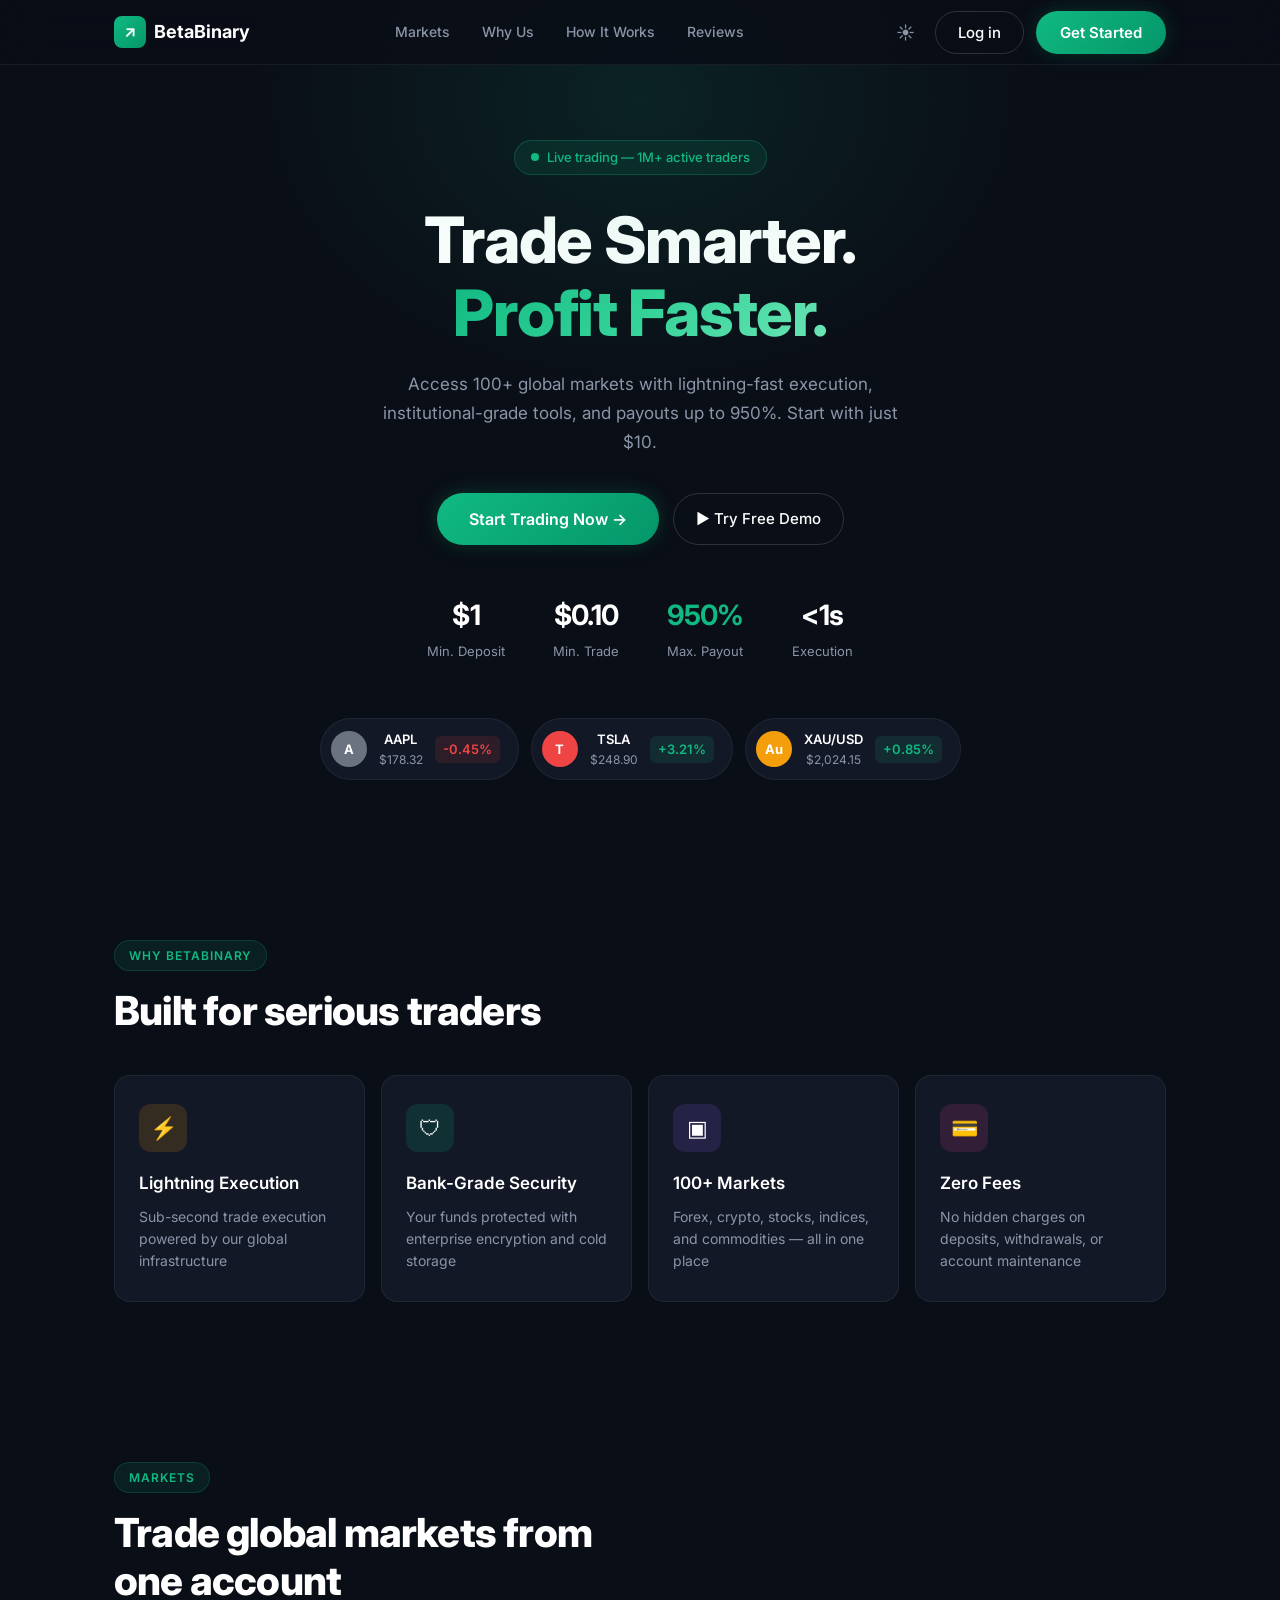
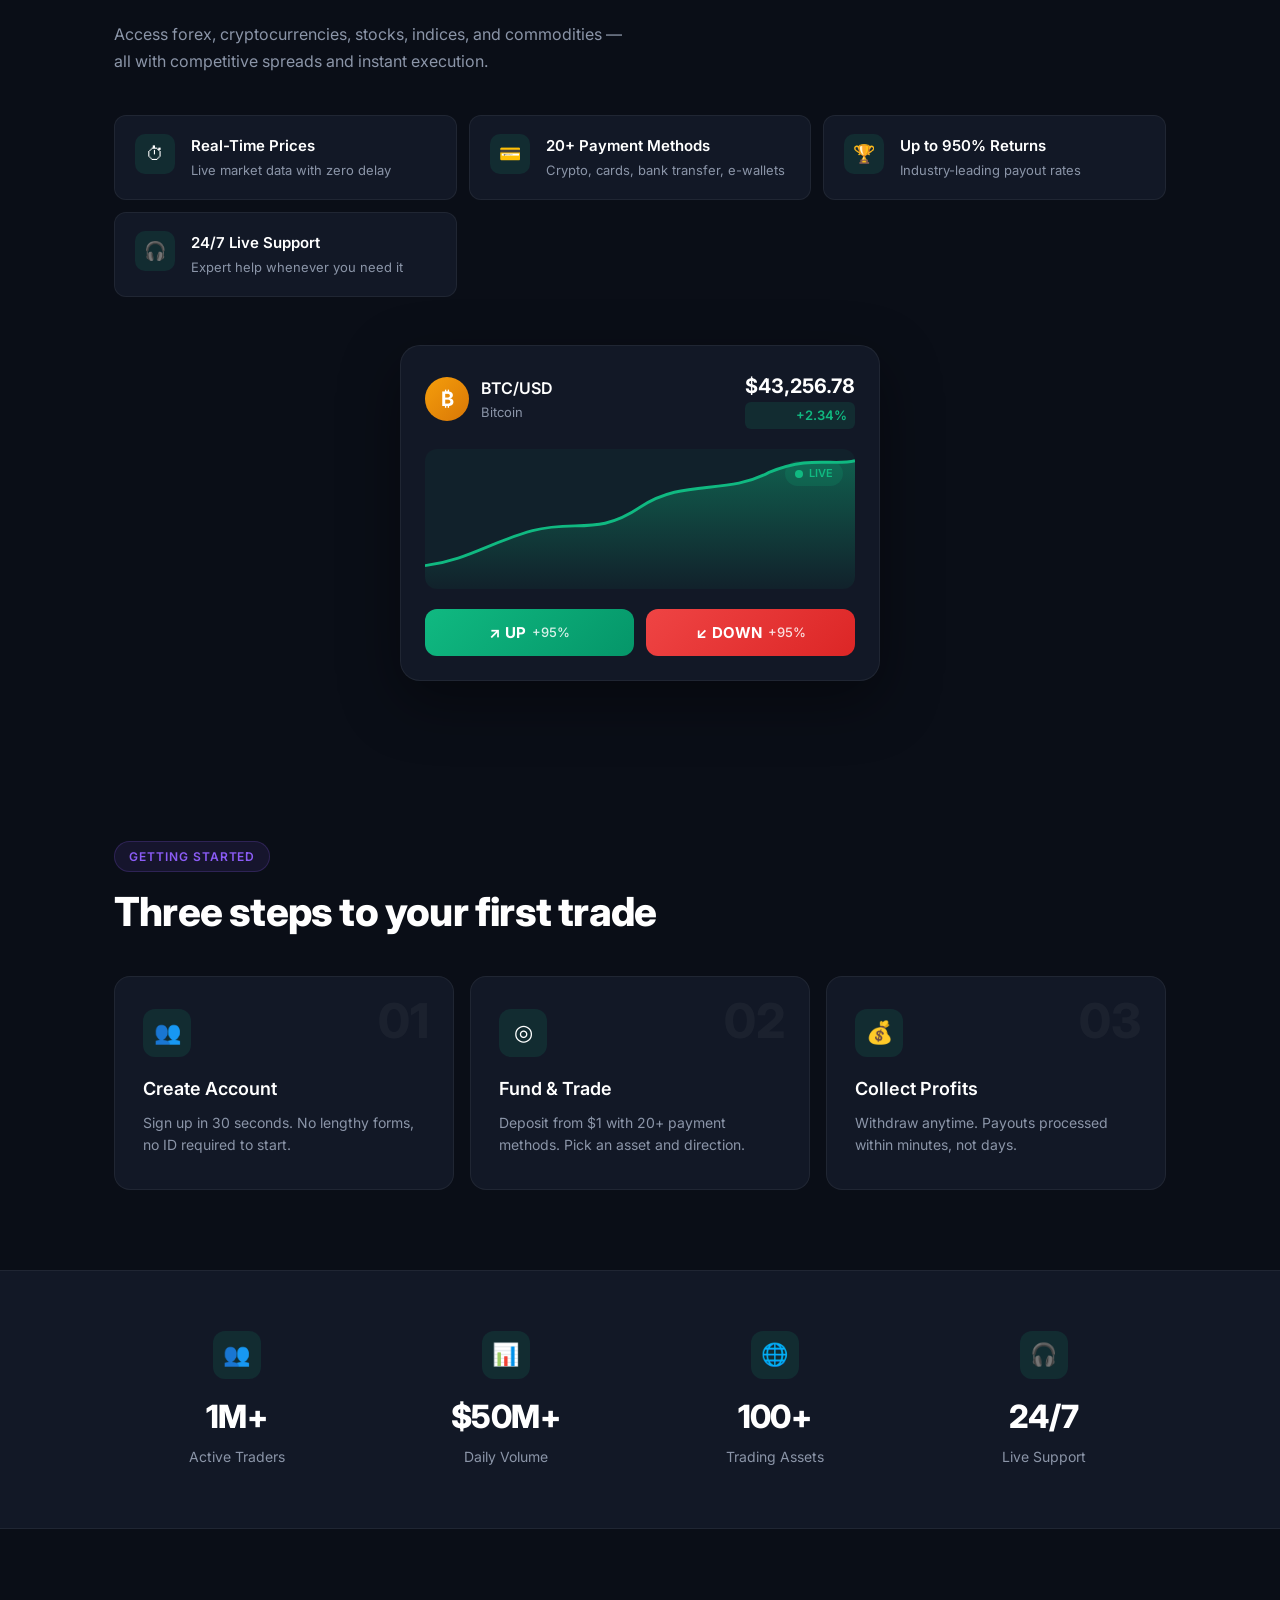
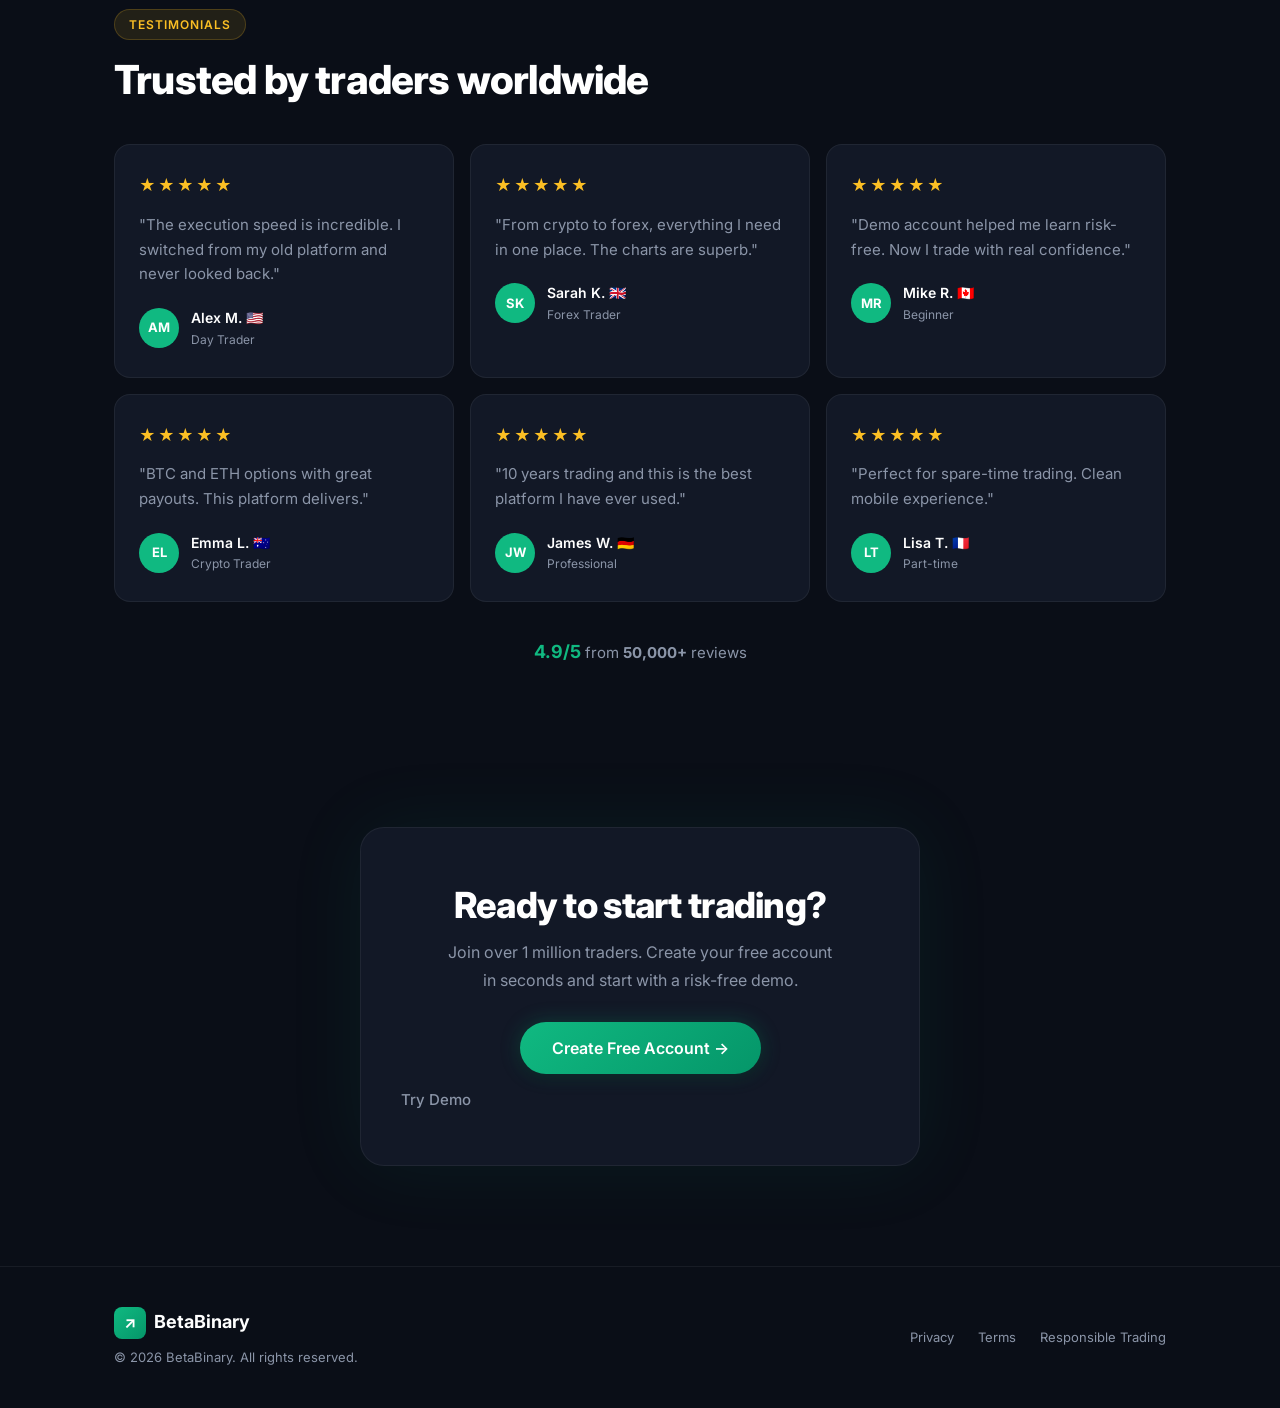
<file: index.html>
<!DOCTYPE html>
<html lang="en">
<head>
  <meta charset="UTF-8" />
  <meta name="viewport" content="width=device-width, initial-scale=1.0" />
  <title>BetaBinary — Trade Smarter. Profit Faster.</title>
  <link rel="preconnect" href="https://fonts.googleapis.com" />
  <link rel="preconnect" href="https://fonts.gstatic.com" crossorigin />
  <link href="https://fonts.googleapis.com/css2?family=Inter:wght@400;500;600;700;800&display=swap" rel="stylesheet" />
  <link rel="stylesheet" href="styles.css" />
</head>
<body>
  <!-- Header -->
  <header class="header">
    <div class="container header-inner">
      <a href="#" class="logo">
        <span class="logo-icon">↗</span>
        BetaBinary
      </a>
      <nav class="nav">
        <a href="#markets">Markets</a>
        <a href="#why">Why Us</a>
        <a href="#how">How It Works</a>
        <a href="#testimonials">Reviews</a>
      </nav>
      <div class="header-actions">
        <button class="btn-ghost" id="theme-toggle" aria-label="Toggle theme">☀</button>
        <button class="btn-outline" data-open="login-modal">Log in</button>
        <button class="btn-primary" data-open="signup-modal">Get Started</button>
      </div>
      <button class="mobile-menu-btn" id="mobile-menu-btn" aria-label="Menu">
        <span></span><span></span><span></span>
      </button>
    </div>
  </header>

  <!-- Mobile Nav -->
  <div class="mobile-nav" id="mobile-nav">
    <a href="#markets">Markets</a>
    <a href="#why">Why Us</a>
    <a href="#how">How It Works</a>
    <a href="#testimonials">Reviews</a>
    <button class="btn-outline" data-open="login-modal" style="width:100%;margin-top:8px">Log in</button>
    <button class="btn-primary" data-open="signup-modal" style="width:100%">Get Started</button>
  </div>

  <!-- Hero -->
  <section class="hero">
    <div class="container">
      <div class="live-badge">
        <span class="live-dot"></span>
        Live trading — 1M+ active traders
      </div>
      <h1>Trade Smarter.<br /><span class="gradient-text">Profit Faster.</span></h1>
      <p class="hero-sub">
        Access 100+ global markets with lightning-fast execution,
        institutional-grade tools, and payouts up to 950%. Start with just $10.
      </p>
      <div class="hero-ctas">
        <button class="btn-primary btn-lg" data-open="signup-modal">Start Trading Now →</button>
        <button class="btn-outline btn-lg" data-open="demo-modal">▶ Try Free Demo</button>
      </div>
      <div class="hero-stats">
        <div class="stat">
          <span class="stat-value">$1</span>
          <span class="stat-label">Min. Deposit</span>
        </div>
        <div class="stat">
          <span class="stat-value">$0.10</span>
          <span class="stat-label">Min. Trade</span>
        </div>
        <div class="stat">
          <span class="stat-value highlight">950%</span>
          <span class="stat-label">Max. Payout</span>
        </div>
        <div class="stat">
          <span class="stat-value">&lt;1s</span>
          <span class="stat-label">Execution</span>
        </div>
      </div>
      <!-- Floating tickers -->
      <div class="tickers">
        <div class="ticker">
          <span class="ticker-icon aapl">A</span>
          <div>
            <div class="ticker-name">AAPL</div>
            <div class="ticker-price">$178.32</div>
          </div>
          <span class="change down">-0.45%</span>
        </div>
        <div class="ticker">
          <span class="ticker-icon tsla">T</span>
          <div>
            <div class="ticker-name">TSLA</div>
            <div class="ticker-price">$248.90</div>
          </div>
          <span class="change up">+3.21%</span>
        </div>
        <div class="ticker">
          <span class="ticker-icon xau">Au</span>
          <div>
            <div class="ticker-name">XAU/USD</div>
            <div class="ticker-price">$2,024.15</div>
          </div>
          <span class="change up">+0.85%</span>
        </div>
      </div>
    </div>
  </section>

  <!-- Why BetaBinary -->
  <section class="section" id="why">
    <div class="container">
      <div class="section-label">WHY BETABINARY</div>
      <h2>Built for serious traders</h2>
      <div class="features-grid">
        <div class="feature-card">
          <div class="feature-icon orange">⚡</div>
          <h3>Lightning Execution</h3>
          <p>Sub-second trade execution powered by our global infrastructure</p>
        </div>
        <div class="feature-card">
          <div class="feature-icon teal">🛡</div>
          <h3>Bank-Grade Security</h3>
          <p>Your funds protected with enterprise encryption and cold storage</p>
        </div>
        <div class="feature-card">
          <div class="feature-icon purple">▣</div>
          <h3>100+ Markets</h3>
          <p>Forex, crypto, stocks, indices, and commodities — all in one place</p>
        </div>
        <div class="feature-card">
          <div class="feature-icon pink">💳</div>
          <h3>Zero Fees</h3>
          <p>No hidden charges on deposits, withdrawals, or account maintenance</p>
        </div>
      </div>
    </div>
  </section>

  <!-- Markets -->
  <section class="section markets-section" id="markets">
    <div class="container">
      <div class="section-label teal">MARKETS</div>
      <h2>Trade global markets from<br />one account</h2>
      <p class="section-sub">
        Access forex, cryptocurrencies, stocks, indices, and commodities —
        all with competitive spreads and instant execution.
      </p>
      <div class="markets-features">
        <div class="m-feature">
          <div class="m-icon">⏱</div>
          <div>
            <h4>Real-Time Prices</h4>
            <p>Live market data with zero delay</p>
          </div>
        </div>
        <div class="m-feature">
          <div class="m-icon">💳</div>
          <div>
            <h4>20+ Payment Methods</h4>
            <p>Crypto, cards, bank transfer, e-wallets</p>
          </div>
        </div>
        <div class="m-feature">
          <div class="m-icon">🏆</div>
          <div>
            <h4>Up to 950% Returns</h4>
            <p>Industry-leading payout rates</p>
          </div>
        </div>
        <div class="m-feature">
          <div class="m-icon">🎧</div>
          <div>
            <h4>24/7 Live Support</h4>
            <p>Expert help whenever you need it</p>
          </div>
        </div>
      </div>

      <!-- Live Trade Card -->
      <div class="trade-card">
        <div class="trade-header">
          <div class="trade-asset">
            <span class="btc-icon">₿</span>
            <div>
              <div class="asset-pair">BTC/USD</div>
              <div class="asset-name">Bitcoin</div>
            </div>
          </div>
          <div class="trade-price">
            <div class="price">$43,256.78</div>
            <div class="change up">+2.34%</div>
          </div>
        </div>
        <div class="chart-area">
          <div class="live-tag"><span class="live-dot"></span> LIVE</div>
          <svg viewBox="0 0 400 120" class="chart-svg" preserveAspectRatio="none">
            <defs>
              <linearGradient id="chartGrad" x1="0" y1="0" x2="0" y2="1">
                <stop offset="0%" stop-color="#10b981" stop-opacity="0.4"/>
                <stop offset="100%" stop-color="#10b981" stop-opacity="0"/>
              </linearGradient>
            </defs>
            <path class="chart-line" d="M0,100 C40,95 60,80 100,70 C140,60 160,75 200,50 C240,25 280,40 320,20 C360,5 380,15 400,10" fill="none" stroke="#10b981" stroke-width="2.5"/>
            <path d="M0,100 C40,95 60,80 100,70 C140,60 160,75 200,50 C240,25 280,40 320,20 C360,5 380,15 400,10 L400,120 L0,120 Z" fill="url(#chartGrad)"/>
          </svg>
        </div>
        <div class="trade-actions">
          <button class="btn-up" data-open="trade-modal" data-direction="up">↗ UP <span>+95%</span></button>
          <button class="btn-down" data-open="trade-modal" data-direction="down">↙ DOWN <span>+95%</span></button>
        </div>
      </div>
    </div>
  </section>

  <!-- How it works -->
  <section class="section" id="how">
    <div class="container">
      <div class="section-label purple">GETTING STARTED</div>
      <h2>Three steps to your first trade</h2>
      <div class="steps">
        <div class="step">
          <div class="step-num">01</div>
          <div class="step-icon">👥</div>
          <h3>Create Account</h3>
          <p>Sign up in 30 seconds. No lengthy forms, no ID required to start.</p>
        </div>
        <div class="step">
          <div class="step-num">02</div>
          <div class="step-icon">◎</div>
          <h3>Fund & Trade</h3>
          <p>Deposit from $1 with 20+ payment methods. Pick an asset and direction.</p>
        </div>
        <div class="step">
          <div class="step-num">03</div>
          <div class="step-icon">💰</div>
          <h3>Collect Profits</h3>
          <p>Withdraw anytime. Payouts processed within minutes, not days.</p>
        </div>
      </div>
    </div>
  </section>

  <!-- Stats bar -->
  <section class="stats-bar">
    <div class="container stats-grid">
      <div class="big-stat">
        <div class="big-stat-icon">👥</div>
        <div class="big-stat-value">1M+</div>
        <div class="big-stat-label">Active Traders</div>
      </div>
      <div class="big-stat">
        <div class="big-stat-icon">📊</div>
        <div class="big-stat-value">$50M+</div>
        <div class="big-stat-label">Daily Volume</div>
      </div>
      <div class="big-stat">
        <div class="big-stat-icon">🌐</div>
        <div class="big-stat-value">100+</div>
        <div class="big-stat-label">Trading Assets</div>
      </div>
      <div class="big-stat">
        <div class="big-stat-icon">🎧</div>
        <div class="big-stat-value">24/7</div>
        <div class="big-stat-label">Live Support</div>
      </div>
    </div>
  </section>

  <!-- Testimonials -->
  <section class="section" id="testimonials">
    <div class="container">
      <div class="section-label gold">TESTIMONIALS</div>
      <h2>Trusted by traders worldwide</h2>
      <div class="testimonials-grid">
        <div class="testimonial">
          <div class="stars">★★★★★</div>
          <p>"The execution speed is incredible. I switched from my old platform and never looked back."</p>
          <div class="author">
            <div class="avatar">AM</div>
            <div>
              <div class="author-name">Alex M. 🇺🇸</div>
              <div class="author-role">Day Trader</div>
            </div>
          </div>
        </div>
        <div class="testimonial">
          <div class="stars">★★★★★</div>
          <p>"From crypto to forex, everything I need in one place. The charts are superb."</p>
          <div class="author">
            <div class="avatar">SK</div>
            <div>
              <div class="author-name">Sarah K. 🇬🇧</div>
              <div class="author-role">Forex Trader</div>
            </div>
          </div>
        </div>
        <div class="testimonial">
          <div class="stars">★★★★★</div>
          <p>"Demo account helped me learn risk-free. Now I trade with real confidence."</p>
          <div class="author">
            <div class="avatar">MR</div>
            <div>
              <div class="author-name">Mike R. 🇨🇦</div>
              <div class="author-role">Beginner</div>
            </div>
          </div>
        </div>
        <div class="testimonial">
          <div class="stars">★★★★★</div>
          <p>"BTC and ETH options with great payouts. This platform delivers."</p>
          <div class="author">
            <div class="avatar">EL</div>
            <div>
              <div class="author-name">Emma L. 🇦🇺</div>
              <div class="author-role">Crypto Trader</div>
            </div>
          </div>
        </div>
        <div class="testimonial">
          <div class="stars">★★★★★</div>
          <p>"10 years trading and this is the best platform I have ever used."</p>
          <div class="author">
            <div class="avatar">JW</div>
            <div>
              <div class="author-name">James W. 🇩🇪</div>
              <div class="author-role">Professional</div>
            </div>
          </div>
        </div>
        <div class="testimonial">
          <div class="stars">★★★★★</div>
          <p>"Perfect for spare-time trading. Clean mobile experience."</p>
          <div class="author">
            <div class="avatar">LT</div>
            <div>
              <div class="author-name">Lisa T. 🇫🇷</div>
              <div class="author-role">Part-time</div>
            </div>
          </div>
        </div>
      </div>
      <div class="rating-summary">
        <span class="rating-score">4.9/5</span> from <strong>50,000+</strong> reviews
      </div>
    </div>
  </section>

  <!-- Final CTA -->
  <section class="section cta-section" id="cta">
    <div class="container">
      <div class="cta-card">
        <h2>Ready to start trading?</h2>
        <p>
          Join over 1 million traders. Create your free account in seconds
          and start with a risk-free demo.
        </p>
        <button class="btn-primary btn-lg" data-open="signup-modal">Create Free Account →</button>
        <button class="btn-ghost-lg" data-open="demo-modal">Try Demo</button>
      </div>
    </div>
  </section>

  <!-- Footer -->
  <footer class="footer">
    <div class="container">
      <div class="footer-brand">
        <a href="#" class="logo">
          <span class="logo-icon">↗</span>
          BetaBinary
        </a>
        <p>© 2026 BetaBinary. All rights reserved.</p>
      </div>
      <div class="footer-links">
        <a href="#">Privacy</a>
        <a href="#">Terms</a>
        <a href="#">Responsible Trading</a>
      </div>
    </div>
  </footer>

  <!-- ========== MODALS ========== -->

  <!-- Login Modal -->
  <div class="modal-overlay" id="login-modal">
    <div class="modal">
      <button class="modal-close" data-close>&times;</button>
      <div class="modal-header">
        <div class="modal-logo">↗</div>
        <h2>Welcome back</h2>
        <p>Log in to your BetaBinary account</p>
      </div>
      <form id="login-form" class="modal-form">
        <div class="form-group">
          <label for="login-email">Email</label>
          <input type="email" id="login-email" name="email" placeholder="you@example.com" required autocomplete="email" />
        </div>
        <div class="form-group">
          <label for="login-password">Password</label>
          <div class="password-wrap">
            <input type="password" id="login-password" name="password" placeholder="••••••••" required minlength="6" autocomplete="current-password" />
            <button type="button" class="toggle-pw" data-toggle-pw>Show</button>
          </div>
        </div>
        <div class="form-row">
          <label class="checkbox">
            <input type="checkbox" name="remember" /> Remember me
          </label>
          <a href="#" class="forgot-link" data-open="forgot-modal" data-close>Forgot password?</a>
        </div>
        <button type="submit" class="btn-primary btn-full">Log In</button>
        <p class="form-switch">Don't have an account? <a href="#" data-open="signup-modal" data-close>Sign up</a></p>
      </form>
      <div class="form-success" id="login-success" hidden>
        <div class="success-icon">✓</div>
        <h3>Welcome back!</h3>
        <p>You have successfully logged in.</p>
        <button class="btn-primary btn-full" data-close>Continue Trading</button>
      </div>
    </div>
  </div>

  <!-- Signup Modal -->
  <div class="modal-overlay" id="signup-modal">
    <div class="modal">
      <button class="modal-close" data-close>&times;</button>
      <div class="modal-header">
        <div class="modal-logo">↗</div>
        <h2>Create free account</h2>
        <p>Join 1M+ traders in under 30 seconds</p>
      </div>
      <form id="signup-form" class="modal-form">
        <div class="form-group">
          <label for="signup-name">Full Name</label>
          <input type="text" id="signup-name" name="name" placeholder="John Doe" required autocomplete="name" />
        </div>
        <div class="form-group">
          <label for="signup-email">Email</label>
          <input type="email" id="signup-email" name="email" placeholder="you@example.com" required autocomplete="email" />
        </div>
        <div class="form-group">
          <label for="signup-password">Password</label>
          <div class="password-wrap">
            <input type="password" id="signup-password" name="password" placeholder="Min. 6 characters" required minlength="6" autocomplete="new-password" />
            <button type="button" class="toggle-pw" data-toggle-pw>Show</button>
          </div>
        </div>
        <div class="form-group">
          <label for="signup-confirm">Confirm Password</label>
          <input type="password" id="signup-confirm" name="confirm" placeholder="Repeat password" required minlength="6" autocomplete="new-password" />
        </div>
        <label class="checkbox">
          <input type="checkbox" name="terms" required />
          I agree to the <a href="#">Terms</a> & <a href="#">Privacy Policy</a>
        </label>
        <button type="submit" class="btn-primary btn-full">Create Account</button>
        <p class="form-switch">Already have an account? <a href="#" data-open="login-modal" data-close>Log in</a></p>
      </form>
      <div class="form-success" id="signup-success" hidden>
        <div class="success-icon">✓</div>
        <h3>Account created!</h3>
        <p>Welcome to BetaBinary. Your account is ready.</p>
        <button class="btn-primary btn-full" data-close>Start Trading</button>
      </div>
    </div>
  </div>

  <!-- Demo Modal -->
  <div class="modal-overlay" id="demo-modal">
    <div class="modal">
      <button class="modal-close" data-close>&times;</button>
      <div class="modal-header">
        <div class="modal-logo">↗</div>
        <h2>Try Free Demo</h2>
        <p>Practice with $10,000 virtual funds — no risk</p>
      </div>
      <form id="demo-form" class="modal-form">
        <div class="form-group">
          <label for="demo-email">Email (optional)</label>
          <input type="email" id="demo-email" name="email" placeholder="you@example.com" autocomplete="email" />
        </div>
        <div class="form-group">
          <label for="demo-name">Display Name</label>
          <input type="text" id="demo-name" name="name" placeholder="Trader" required />
        </div>
        <button type="submit" class="btn-primary btn-full">Launch Demo Account</button>
        <p class="form-switch">Want a real account? <a href="#" data-open="signup-modal" data-close>Sign up free</a></p>
      </form>
      <div class="form-success" id="demo-success" hidden>
        <div class="success-icon">✓</div>
        <h3>Demo ready!</h3>
        <p>You have <strong>$10,000</strong> virtual balance. Start practicing now.</p>
        <button class="btn-primary btn-full" data-close>Enter Demo</button>
      </div>
    </div>
  </div>

  <!-- Trade Modal (when clicking UP/DOWN) -->
  <div class="modal-overlay" id="trade-modal">
    <div class="modal">
      <button class="modal-close" data-close>&times;</button>
      <div class="modal-header">
        <div class="modal-logo">↗</div>
        <h2 id="trade-title">Place Trade</h2>
        <p>BTC/USD · Payout +95%</p>
      </div>
      <form id="trade-form" class="modal-form">
        <input type="hidden" id="trade-direction" name="direction" value="up" />
        <div class="form-group">
          <label for="trade-amount">Trade Amount (USD)</label>
          <input type="number" id="trade-amount" name="amount" placeholder="10" min="1" step="0.01" required value="10" />
        </div>
        <div class="form-group">
          <label for="trade-expiry">Expiry</label>
          <select id="trade-expiry" name="expiry">
            <option value="60">1 minute</option>
            <option value="300">5 minutes</option>
            <option value="900">15 minutes</option>
            <option value="3600">1 hour</option>
          </select>
        </div>
        <div class="trade-summary">
          <div class="summary-row">
            <span>Direction</span>
            <span id="summary-dir" class="up">UP ↗</span>
          </div>
          <div class="summary-row">
            <span>Potential Profit</span>
            <span id="summary-profit">+$9.50</span>
          </div>
        </div>
        <button type="submit" class="btn-primary btn-full">Confirm Trade</button>
        <p class="form-hint">You need an account to trade with real funds. <a href="#" data-open="signup-modal" data-close>Sign up</a> or <a href="#" data-open="demo-modal" data-close>try demo</a>.</p>
      </form>
      <div class="form-success" id="trade-success" hidden>
        <div class="success-icon">✓</div>
        <h3>Trade placed!</h3>
        <p id="trade-success-msg">Your trade has been submitted.</p>
        <button class="btn-primary btn-full" data-close>Done</button>
      </div>
    </div>
  </div>

  <!-- Forgot Password Modal -->
  <div class="modal-overlay" id="forgot-modal">
    <div class="modal">
      <button class="modal-close" data-close>&times;</button>
      <div class="modal-header">
        <div class="modal-logo">↗</div>
        <h2>Reset password</h2>
        <p>Enter your email and we'll send a reset link</p>
      </div>
      <form id="forgot-form" class="modal-form">
        <div class="form-group">
          <label for="forgot-email">Email</label>
          <input type="email" id="forgot-email" name="email" placeholder="you@example.com" required autocomplete="email" />
        </div>
        <button type="submit" class="btn-primary btn-full">Send Reset Link</button>
        <p class="form-switch"><a href="#" data-open="login-modal" data-close>← Back to login</a></p>
      </form>
      <div class="form-success" id="forgot-success" hidden>
        <div class="success-icon">✓</div>
        <h3>Check your inbox</h3>
        <p>If an account exists, a reset link has been sent.</p>
        <button class="btn-primary btn-full" data-close>OK</button>
      </div>
    </div>
  </div>

  <!-- Toast notification -->
  <div class="toast" id="toast" hidden></div>

  <script src="script.js"></script>
</body>
</html>
</file>
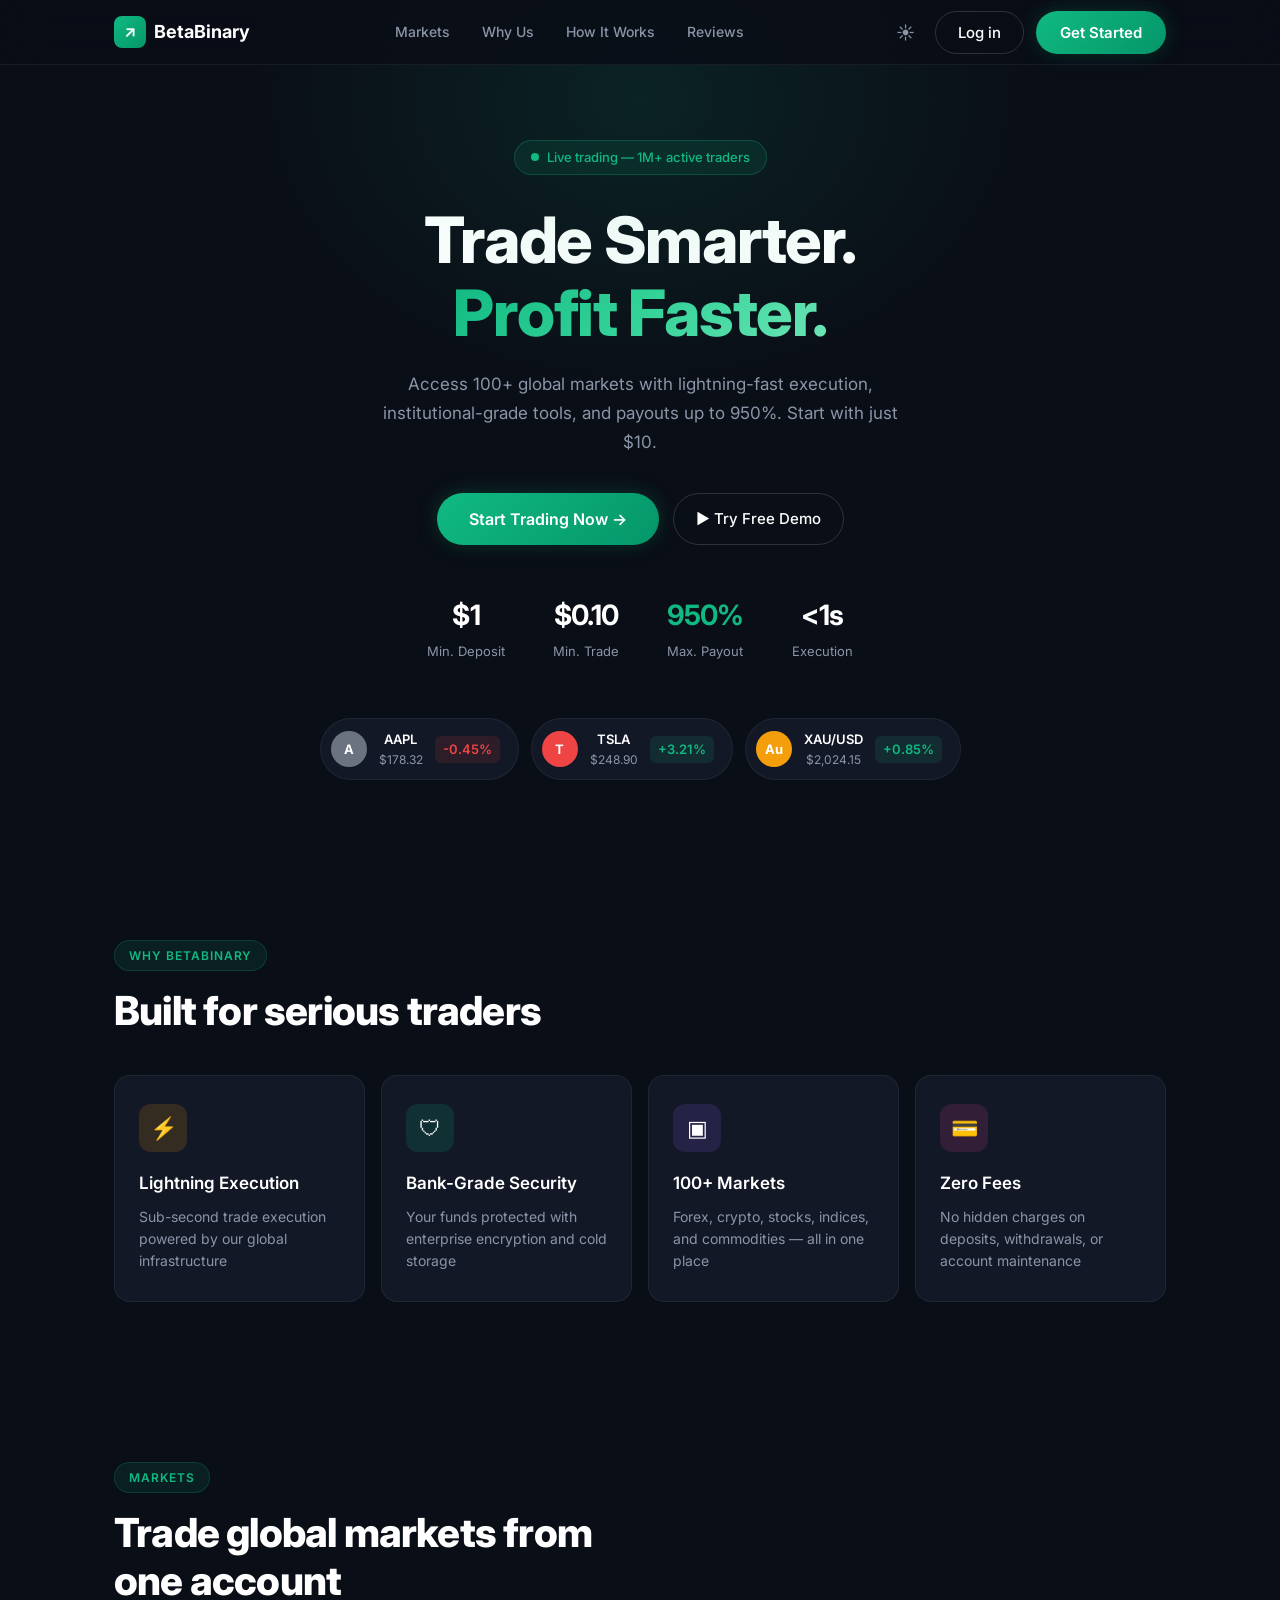
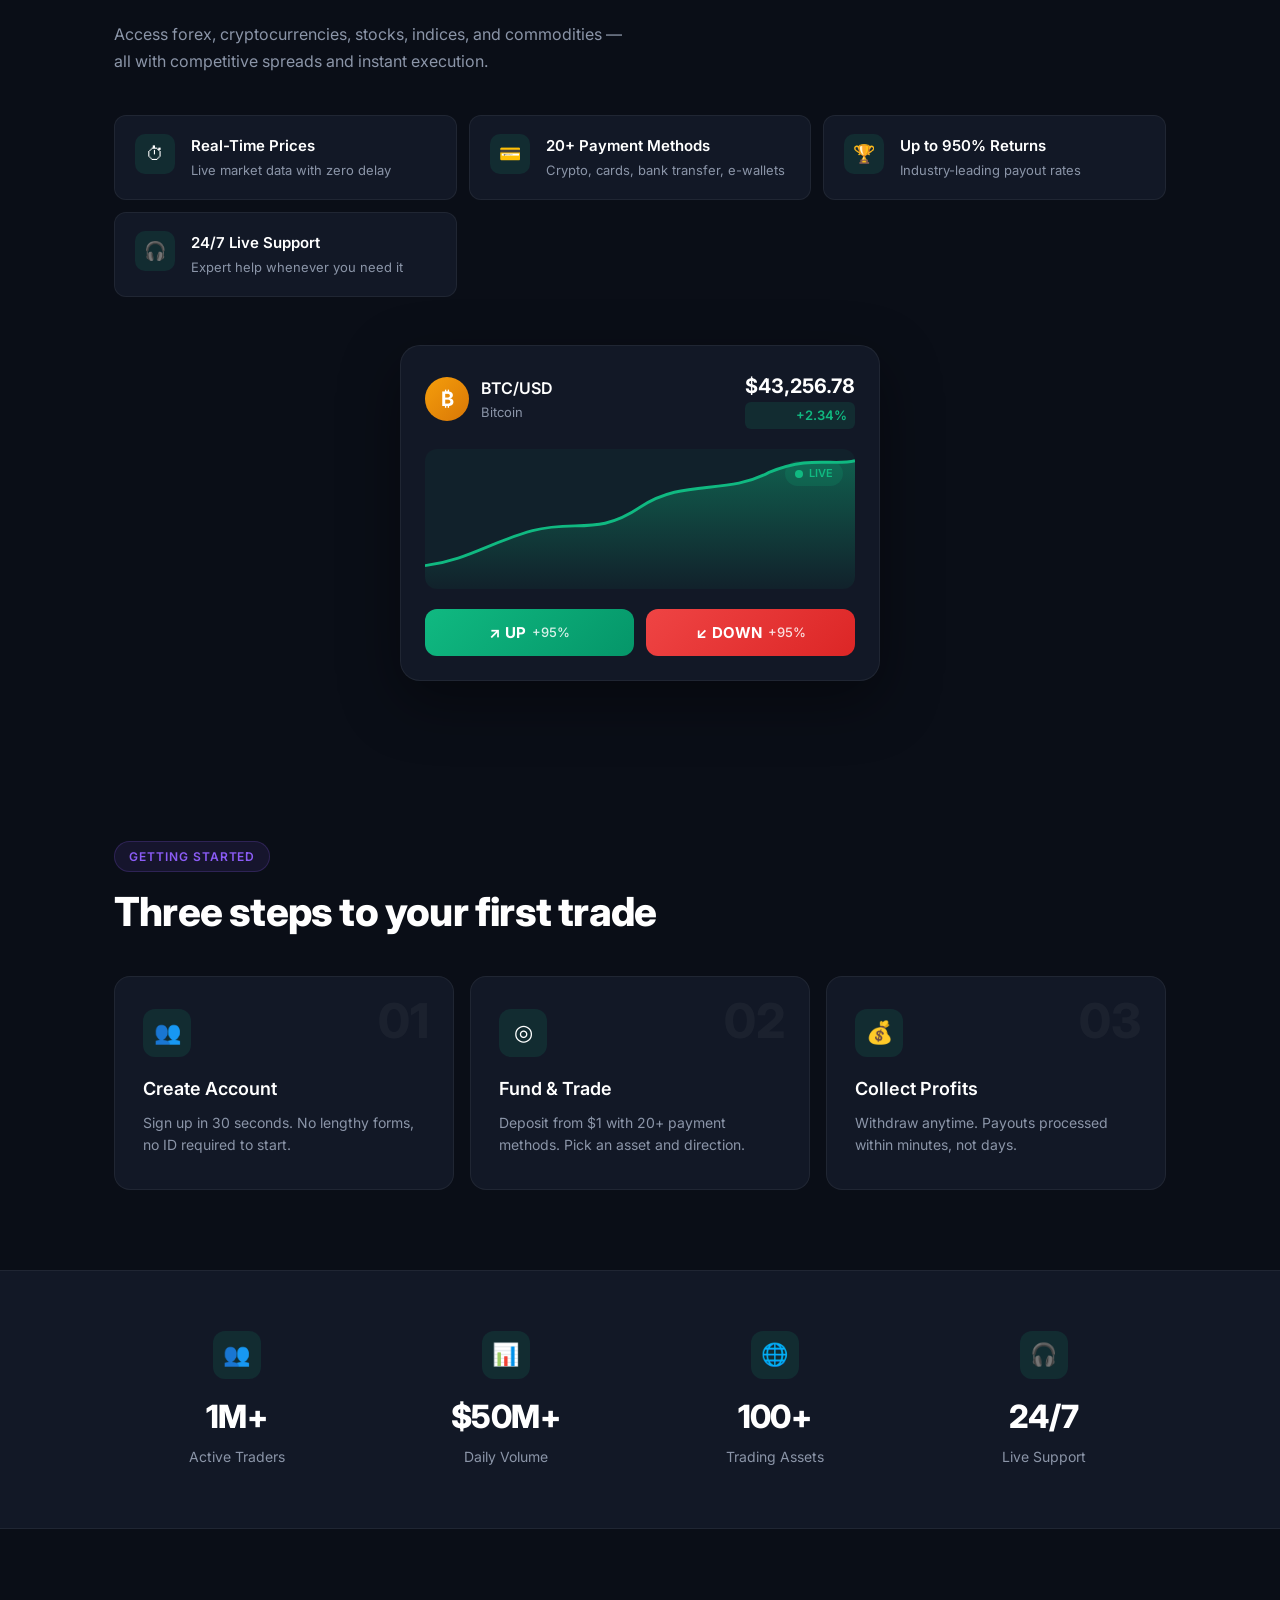
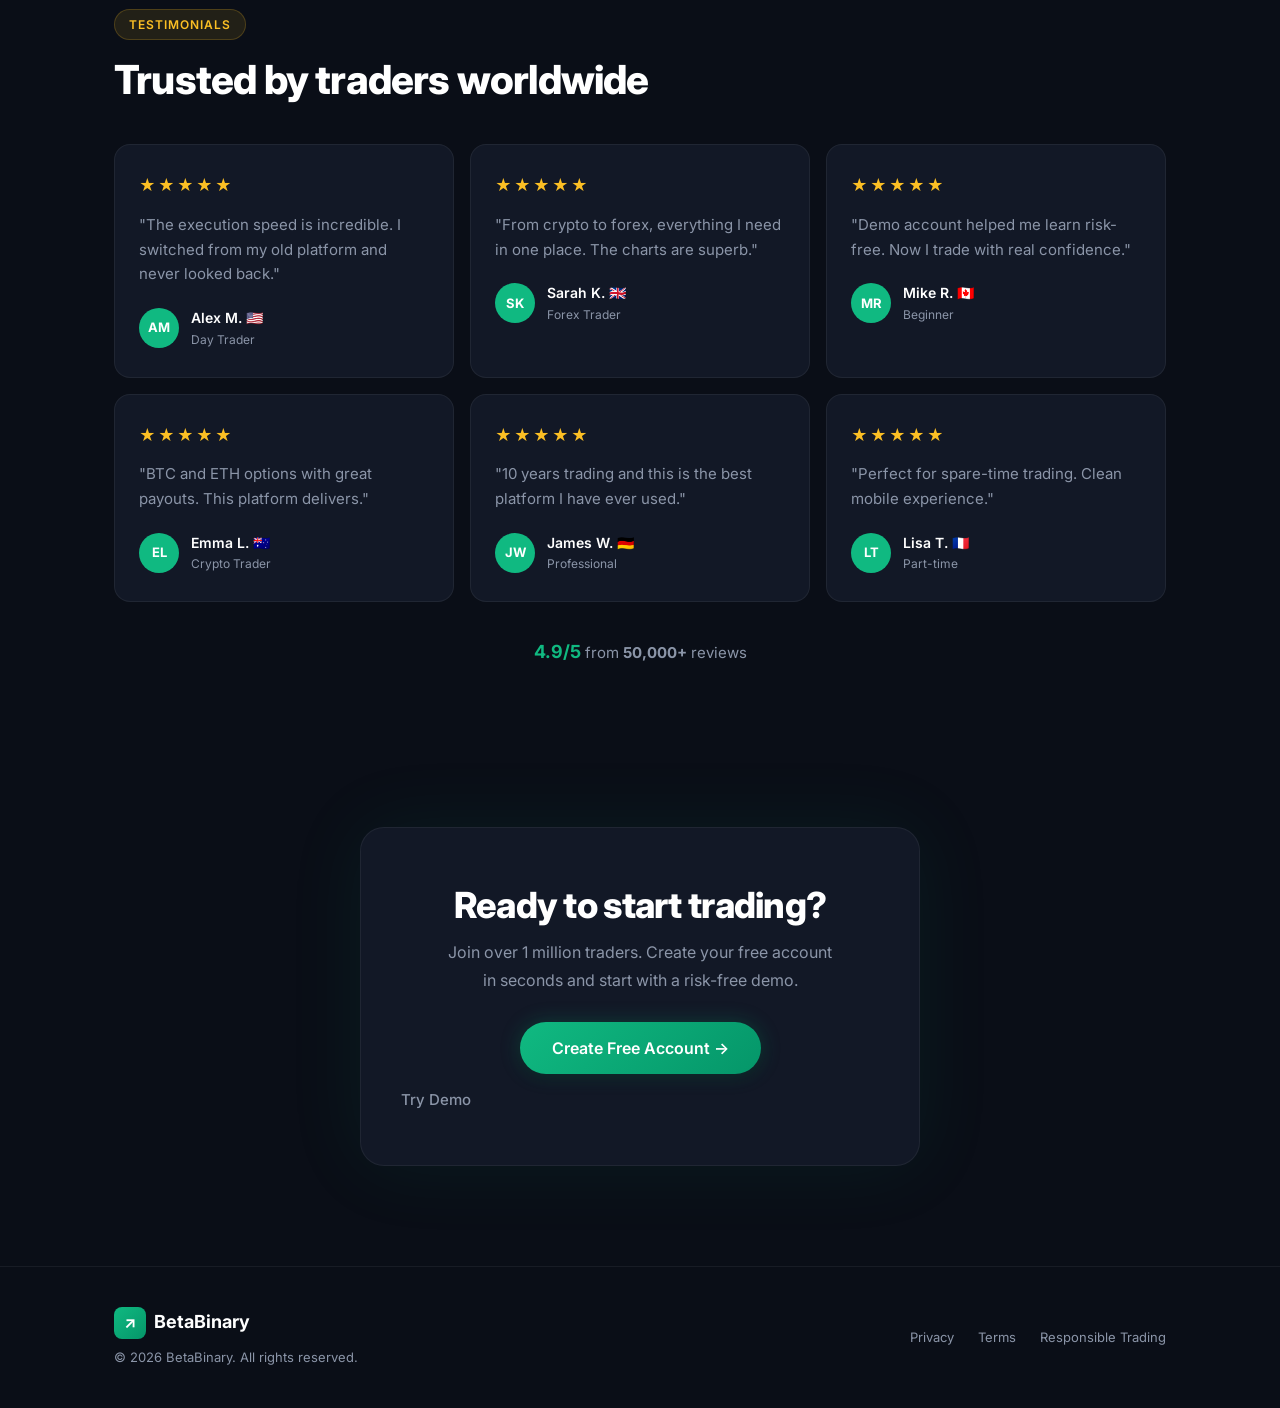
<file: dashboard.html>
<!DOCTYPE html>
<html lang="en">
<head>
  <meta charset="UTF-8" />
  <meta name="viewport" content="width=device-width, initial-scale=1.0, maximum-scale=1.0, user-scalable=no" />
  <title>BetaBinary — Trade</title>
  <link rel="preconnect" href="https://fonts.googleapis.com" />
  <link rel="preconnect" href="https://fonts.gstatic.com" crossorigin />
  <link href="https://fonts.googleapis.com/css2?family=Inter:wght@400;500;600;700;800&display=swap" rel="stylesheet" />
  <link rel="stylesheet" href="dashboard.css" />
</head>
<body>
  <!-- Top Bar -->
  <header class="topbar">
    <button class="icon-btn" id="menu-btn" aria-label="Menu">
      <svg width="22" height="22" viewBox="0 0 24 24" fill="none" stroke="currentColor" stroke-width="2"><path d="M4 6h16M4 12h16M4 18h16"/></svg>
    </button>
    <div class="brand">
      <span class="brand-icon">B</span>
      <span class="brand-name">Beta</span>
    </div>
    <button class="balance-pill" id="balance-btn">
      <span class="bal-currency">R</span>
      <span class="bal-amount" id="balance-display">$0.00</span>
      <svg width="12" height="12" viewBox="0 0 24 24" fill="currentColor"><path d="M7 10l5 5 5-5z"/></svg>
    </button>
    <button class="deposit-btn" id="deposit-btn">Deposit</button>
    <button class="icon-btn" id="notif-btn" aria-label="Notifications">
      <svg width="20" height="20" viewBox="0 0 24 24" fill="none" stroke="currentColor" stroke-width="2"><path d="M18 8A6 6 0 0 0 6 8c0 7-3 9-3 9h18s-3-2-3-9"/><path d="M13.73 21a2 2 0 0 1-3.46 0"/></svg>
    </button>
  </header>

  <!-- Market tabs -->
  <div class="market-tabs">
    <button class="tab">Matches/Differs</button>
    <button class="tab active">Even/Odd</button>
    <button class="tab">Over/Under</button>
  </div>

  <!-- Chart area -->
  <div class="chart-section">
    <div class="chart-header">
      <button class="asset-select" id="asset-select">
        <span class="asset-dot"></span>
        <span id="asset-name">Vol 10 (1s)</span>
        <span class="asset-change up" id="asset-change">+3.05%</span>
        <svg width="12" height="12" viewBox="0 0 24 24" fill="currentColor"><path d="M7 10l5 5 5-5z"/></svg>
      </button>
      <div class="chart-scale">
        <span>100%</span>
      </div>
    </div>

    <div class="chart-wrap">
      <canvas id="chart" width="400" height="280"></canvas>
      <div class="price-label" id="price-label">9789.33</div>
      <div class="zoom-btns">
        <button id="zoom-in">+</button>
        <button id="zoom-out">−</button>
      </div>
    </div>

    <!-- Digit probabilities -->
    <div class="digits-row" id="digits-row">
      <button class="digit" data-d="0"><span class="d-num">0</span><span class="d-pct">7.8%</span></button>
      <button class="digit" data-d="1"><span class="d-num">1</span><span class="d-pct">8.6%</span></button>
      <button class="digit" data-d="2"><span class="d-num">2</span><span class="d-pct">11.4%</span></button>
      <button class="digit active" data-d="3"><span class="d-num">3</span><span class="d-pct">7.2%</span></button>
      <button class="digit" data-d="4"><span class="d-num">4</span><span class="d-pct">13.2%</span></button>
      <button class="digit" data-d="5"><span class="d-num">5</span><span class="d-pct">11.8%</span></button>
      <button class="digit" data-d="6"><span class="d-num">6</span><span class="d-pct">8.2%</span></button>
      <button class="digit" data-d="7"><span class="d-num">7</span><span class="d-pct">12.8%</span></button>
      <button class="digit" data-d="8"><span class="d-num">8</span><span class="d-pct">9.2%</span></button>
      <button class="digit" data-d="9"><span class="d-num">9</span><span class="d-pct">9.8%</span></button>
    </div>
  </div>

  <!-- Mode toggle -->
  <div class="mode-row">
    <button class="mode-btn active" id="mode-auto">
      <span class="mode-dot"></span> AUTO
    </button>
    <button class="mode-btn" id="mode-manual">MANUAL</button>
  </div>

  <!-- Stake & controls -->
  <div class="controls">
    <div class="stake-row">
      <div class="stake-box">
        <span class="ctrl-label">STAKE</span>
        <div class="stake-input">
          <button class="stake-adj" id="stake-minus">−</button>
          <span class="stake-currency">$</span>
          <input type="number" id="stake-value" value="10" min="1" step="1" />
          <button class="stake-adj" id="stake-plus">+</button>
        </div>
      </div>
      <button class="ai-scanner" id="ai-scanner">
        <svg width="18" height="18" viewBox="0 0 24 24" fill="none" stroke="currentColor" stroke-width="2"><path d="M12 2a4 4 0 0 1 4 4v2a4 4 0 0 1-8 0V6a4 4 0 0 1 4-4z"/><path d="M16 14a4 4 0 0 1 4 4v2H4v-2a4 4 0 0 1 4-4h8z"/></svg>
        AI Scanner
        <span class="ai-sub">Find best market</span>
      </button>
    </div>

    <div class="tp-sl-row">
      <div class="tpsl-box">
        <span class="ctrl-label teal">TAKE PROFIT</span>
        <div class="tpsl-input">
          <span>$</span>
          <input type="number" id="tp-value" value="200" min="0" />
        </div>
      </div>
      <div class="tpsl-box">
        <span class="ctrl-label red">STOP LOSS</span>
        <div class="tpsl-input">
          <span>$</span>
          <input type="number" id="sl-value" value="999" min="0" />
        </div>
      </div>
      <div class="tpsl-box">
        <span class="ctrl-label gold">MULTIPLIER</span>
        <div class="tpsl-input">
          <span>×</span>
          <input type="number" id="mult-value" value="2" min="1" max="10" step="1" />
        </div>
      </div>
    </div>
  </div>

  <!-- Trade buttons -->
  <div class="trade-btns">
    <button class="btn-even" id="btn-even">
      Even
      <span class="payout" id="payout-even">$19.52</span>
    </button>
    <button class="btn-odd" id="btn-odd">
      Odd
      <span class="payout" id="payout-odd">$19.52</span>
    </button>
  </div>

  <!-- Bottom nav -->
  <nav class="bottom-nav">
    <button class="nav-item active" data-tab="trade">
      <svg width="22" height="22" viewBox="0 0 24 24" fill="none" stroke="currentColor" stroke-width="2"><path d="M3 3v18h18"/><path d="M7 14l4-4 4 4 5-6"/></svg>
      Trade
    </button>
    <button class="nav-item" data-tab="positions" id="positions-btn">
      <svg width="22" height="22" viewBox="0 0 24 24" fill="none" stroke="currentColor" stroke-width="2"><circle cx="12" cy="12" r="10"/><path d="M12 6v6l4 2"/></svg>
      Positions
    </button>
  </nav>

  <!-- Side Menu -->
  <div class="sidebar-overlay" id="sidebar-overlay"></div>
  <aside class="sidebar" id="sidebar">
    <div class="sidebar-profile">
      <div class="avatar" id="user-avatar">H</div>
      <div>
        <div class="profile-name" id="user-name">Honkim</div>
        <div class="profile-email" id="user-email">ca***05@gmail.com</div>
      </div>
    </div>

    <a href="#" class="sidebar-link site">
      <span class="sl-icon brand-sm">B</span>
      BetaBinary.com
    </a>

    <div class="sidebar-section">
      <button class="sidebar-item" id="settings-btn">
        <svg width="18" height="18" viewBox="0 0 24 24" fill="none" stroke="currentColor" stroke-width="2"><circle cx="12" cy="12" r="3"/><path d="M12 1v2M12 21v2M4.22 4.22l1.42 1.42M18.36 18.36l1.42 1.42M1 12h2M21 12h2M4.22 19.78l1.42-1.42M18.36 5.64l1.42-1.42"/></svg>
        Account settings
        <svg class="chevron" width="14" height="14" viewBox="0 0 24 24" fill="currentColor"><path d="M9 6l6 6-6 6"/></svg>
      </button>
      <button class="sidebar-item" id="menu-deposit">
        <svg width="18" height="18" viewBox="0 0 24 24" fill="none" stroke="currentColor" stroke-width="2"><path d="M12 5v14M5 12h14"/></svg>
        Deposit
        <svg class="chevron" width="14" height="14" viewBox="0 0 24 24" fill="currentColor"><path d="M9 6l6 6-6 6"/></svg>
      </button>
      <button class="sidebar-item" id="menu-withdraw">
        <svg width="18" height="18" viewBox="0 0 24 24" fill="none" stroke="currentColor" stroke-width="2"><path d="M12 19V5M5 12l7-7 7 7"/></svg>
        Withdraw
        <svg class="chevron" width="14" height="14" viewBox="0 0 24 24" fill="currentColor"><path d="M9 6l6 6-6 6"/></svg>
      </button>
      <button class="sidebar-item" id="menu-history">
        <svg width="18" height="18" viewBox="0 0 24 24" fill="none" stroke="currentColor" stroke-width="2"><circle cx="12" cy="12" r="10"/><path d="M12 6v6l4 2"/></svg>
        History
        <svg class="chevron" width="14" height="14" viewBox="0 0 24 24" fill="currentColor"><path d="M9 6l6 6-6 6"/></svg>
      </button>
    </div>

    <button class="sidebar-item refer">
      <svg width="18" height="18" viewBox="0 0 24 24" fill="none" stroke="currentColor" stroke-width="2"><path d="M20 12v10H4V12"/><path d="M2 7h20v5H2z"/><path d="M12 22V7"/><path d="M12 7H7.5a2.5 2.5 0 0 1 0-5C11 2 12 7 12 7z"/><path d="M12 7h4.5a2.5 2.5 0 0 0 0-5C13 2 12 7 12 7z"/></svg>
      Refer & Earn
    </button>

    <div class="sidebar-section">
      <div class="sidebar-item theme-toggle">
        <svg width="18" height="18" viewBox="0 0 24 24" fill="none" stroke="currentColor" stroke-width="2"><path d="M21 12.79A9 9 0 1 1 11.21 3 7 7 0 0 0 21 12.79z"/></svg>
        Dark theme
        <label class="switch">
          <input type="checkbox" id="dark-toggle" checked />
          <span class="slider"></span>
        </label>
      </div>
      <button class="sidebar-item">
        <svg width="18" height="18" viewBox="0 0 24 24" fill="none" stroke="currentColor" stroke-width="2"><circle cx="12" cy="12" r="10"/><path d="M9.09 9a3 3 0 0 1 5.83 1c0 2-3 3-3 3"/><path d="M12 17h.01"/></svg>
        Help Centre
      </button>
      <button class="sidebar-item">
        <svg width="18" height="18" viewBox="0 0 24 24" fill="none" stroke="currentColor" stroke-width="2"><path d="M12 22s8-4 8-10V5l-8-3-8 3v7c0 6 8 10 8 10z"/></svg>
        Responsible Trading
        <svg class="chevron" width="14" height="14" viewBox="0 0 24 24" fill="currentColor"><path d="M9 6l6 6-6 6"/></svg>
      </button>
      <button class="sidebar-item">
        <svg width="18" height="18" viewBox="0 0 24 24" fill="none" stroke="currentColor" stroke-width="2"><path d="M21 15a2 2 0 0 1-2 2H7l-4 4V5a2 2 0 0 1 2-2h14a2 2 0 0 1 2 2z"/></svg>
        Live Chat
      </button>
    </div>

    <button class="sidebar-item logout" id="logout-btn">
      <svg width="18" height="18" viewBox="0 0 24 24" fill="none" stroke="currentColor" stroke-width="2"><path d="M9 21H5a2 2 0 0 1-2-2V5a2 2 0 0 1 2-2h4"/><path d="M16 17l5-5-5-5"/><path d="M21 12H9"/></svg>
      Log out
    </button>

    <div class="sidebar-footer">
      <span id="server-time">2026-09-25 10:54:52 GMT</span>
      <span class="live-dot"></span>
    </div>
  </aside>

  <!-- Deposit Modal -->
  <div class="modal-overlay" id="deposit-modal">
    <div class="modal">
      <button class="modal-close" data-close>&times;</button>
      <h2>Deposit Funds</h2>
      <p class="modal-sub">Add money to your trading account</p>
      <div class="quick-amounts">
        <button data-amt="10">$10</button>
        <button data-amt="50">$50</button>
        <button data-amt="100">$100</button>
        <button data-amt="500">$500</button>
      </div>
      <div class="form-group">
        <label>Amount (USD)</label>
        <input type="number" id="deposit-amount" value="50" min="1" step="1" />
      </div>
      <div class="form-group">
        <label>Payment Method</label>
        <select id="deposit-method">
          <option>Credit / Debit Card</option>
          <option>Crypto (USDT / BTC)</option>
          <option>Bank Transfer</option>
          <option>E-Wallet</option>
        </select>
      </div>
      <button class="btn-primary btn-full" id="confirm-deposit">Confirm Deposit</button>
    </div>
  </div>

  <!-- Withdraw Modal -->
  <div class="modal-overlay" id="withdraw-modal">
    <div class="modal">
      <button class="modal-close" data-close>&times;</button>
      <h2>Withdraw Funds</h2>
      <p class="modal-sub">Available: <strong id="withdraw-available">$0.00</strong></p>
      <div class="form-group">
        <label>Amount (USD)</label>
        <input type="number" id="withdraw-amount" value="10" min="1" step="1" />
      </div>
      <div class="form-group">
        <label>Withdrawal Method</label>
        <select id="withdraw-method">
          <option>Bank Transfer</option>
          <option>Crypto Wallet</option>
          <option>E-Wallet</option>
        </select>
      </div>
      <button class="btn-primary btn-full" id="confirm-withdraw">Request Withdrawal</button>
    </div>
  </div>

  <!-- Positions Panel -->
  <div class="positions-panel" id="positions-panel">
    <div class="pos-header">
      <h3>Open Positions</h3>
      <button id="close-positions">&times;</button>
    </div>
    <div class="pos-list" id="pos-list">
      <div class="pos-empty">No open positions</div>
    </div>
  </div>

  <!-- Trade result toast -->
  <div class="trade-toast" id="trade-toast" hidden></div>

  <!-- Asset picker -->
  <div class="modal-overlay" id="asset-modal">
    <div class="modal">
      <button class="modal-close" data-close>&times;</button>
      <h2>Select Market</h2>
      <div class="asset-list">
        <button class="asset-option active" data-asset="Vol 10 (1s)" data-price="9789.33">
          <span>Vol 10 (1s)</span><span class="up">+3.05%</span>
        </button>
        <button class="asset-option" data-asset="BTC/USD" data-price="43256.78">
          <span>BTC/USD</span><span class="up">+2.34%</span>
        </button>
        <button class="asset-option" data-asset="ETH/USD" data-price="2280.45">
          <span>ETH/USD</span><span class="down">-0.82%</span>
        </button>
        <button class="asset-option" data-asset="EUR/USD" data-price="1.0842">
          <span>EUR/USD</span><span class="up">+0.12%</span>
        </button>
        <button class="asset-option" data-asset="XAU/USD" data-price="2024.15">
          <span>XAU/USD</span><span class="up">+0.85%</span>
        </button>
      </div>
    </div>
  </div>

  <script src="dashboard.js"></script>
</body>
</html>
</file>
<file: styles.css>
/* ===== Reset & Base ===== */
*, *::before, *::after { box-sizing: border-box; margin: 0; padding: 0; }

:root {
  --bg: #0a0e17;
  --bg-card: #121826;
  --bg-card-hover: #1a2234;
  --border: rgba(255,255,255,0.06);
  --text: #ffffff;
  --text-muted: #8b95a8;
  --teal: #10b981;
  --teal-dark: #059669;
  --teal-glow: rgba(16, 185, 129, 0.25);
  --orange: #f59e0b;
  --pink: #ec4899;
  --purple: #8b5cf6;
  --red: #ef4444;
  --gold: #fbbf24;
  --radius: 16px;
  --radius-sm: 12px;
  --font: 'Inter', -apple-system, BlinkMacSystemFont, sans-serif;
}

html { scroll-behavior: smooth; }

body {
  font-family: var(--font);
  background: var(--bg);
  color: var(--text);
  line-height: 1.6;
  overflow-x: hidden;
  -webkit-font-smoothing: antialiased;
}

.container {
  width: 100%;
  max-width: 1100px;
  margin: 0 auto;
  padding: 0 24px;
}

a { color: inherit; text-decoration: none; }
button { font-family: inherit; cursor: pointer; border: none; background: none; }

/* ===== Buttons ===== */
.btn-primary {
  display: inline-flex;
  align-items: center;
  justify-content: center;
  gap: 8px;
  background: linear-gradient(135deg, #10b981, #059669);
  color: #fff;
  font-weight: 600;
  font-size: 15px;
  padding: 12px 24px;
  border-radius: 50px;
  transition: all 0.25s ease;
  box-shadow: 0 0 20px var(--teal-glow), 0 4px 12px rgba(0,0,0,0.3);
}
.btn-primary:hover {
  transform: translateY(-2px);
  box-shadow: 0 0 30px var(--teal-glow), 0 8px 20px rgba(0,0,0,0.4);
}

.btn-lg { padding: 16px 32px; font-size: 16px; }

.btn-outline {
  display: inline-flex;
  align-items: center;
  justify-content: center;
  gap: 8px;
  background: transparent;
  color: var(--text);
  font-weight: 500;
  font-size: 15px;
  padding: 11px 22px;
  border-radius: 50px;
  border: 1px solid rgba(255,255,255,0.15);
  transition: all 0.25s ease;
}
.btn-outline:hover {
  border-color: rgba(255,255,255,0.35);
  background: rgba(255,255,255,0.05);
}

.btn-ghost {
  color: var(--text-muted);
  font-size: 18px;
  padding: 8px;
  border-radius: 8px;
  transition: color 0.2s;
}
.btn-ghost:hover { color: var(--text); }

.btn-ghost-lg {
  display: block;
  margin-top: 16px;
  color: var(--text-muted);
  font-size: 15px;
  font-weight: 500;
  transition: color 0.2s;
}
.btn-ghost-lg:hover { color: var(--text); }

/* ===== Header ===== */
.header {
  position: fixed;
  top: 0;
  left: 0;
  right: 0;
  z-index: 100;
  background: rgba(10, 14, 23, 0.85);
  backdrop-filter: blur(20px);
  border-bottom: 1px solid var(--border);
}

.header-inner {
  display: flex;
  align-items: center;
  justify-content: space-between;
  height: 64px;
}

.logo {
  display: flex;
  align-items: center;
  gap: 8px;
  font-weight: 700;
  font-size: 18px;
}
.logo-icon {
  display: flex;
  align-items: center;
  justify-content: center;
  width: 32px;
  height: 32px;
  background: linear-gradient(135deg, #10b981, #059669);
  border-radius: 8px;
  font-size: 16px;
  color: #fff;
}

.nav {
  display: flex;
  gap: 32px;
}
.nav a {
  color: var(--text-muted);
  font-size: 14px;
  font-weight: 500;
  transition: color 0.2s;
}
.nav a:hover { color: var(--text); }

.header-actions {
  display: flex;
  align-items: center;
  gap: 12px;
}

.mobile-menu-btn {
  display: none;
  flex-direction: column;
  gap: 5px;
  padding: 8px;
}
.mobile-menu-btn span {
  display: block;
  width: 22px;
  height: 2px;
  background: var(--text);
  border-radius: 2px;
  transition: all 0.3s;
}

.mobile-nav {
  display: none;
  position: fixed;
  top: 64px;
  left: 0;
  right: 0;
  background: var(--bg-card);
  border-bottom: 1px solid var(--border);
  padding: 24px;
  flex-direction: column;
  gap: 16px;
  z-index: 99;
}
.mobile-nav.open { display: flex; }
.mobile-nav a {
  color: var(--text-muted);
  font-size: 16px;
  font-weight: 500;
  padding: 8px 0;
}
.mobile-nav a:hover { color: var(--text); }

/* ===== Hero ===== */
.hero {
  padding: 140px 0 80px;
  text-align: center;
  position: relative;
  overflow: hidden;
}
.hero::before {
  content: '';
  position: absolute;
  top: -200px;
  left: 50%;
  transform: translateX(-50%);
  width: 800px;
  height: 600px;
  background: radial-gradient(ellipse, rgba(16,185,129,0.12) 0%, transparent 70%);
  pointer-events: none;
}

.live-badge {
  display: inline-flex;
  align-items: center;
  gap: 8px;
  background: rgba(16,185,129,0.1);
  border: 1px solid rgba(16,185,129,0.25);
  color: var(--teal);
  font-size: 13px;
  font-weight: 500;
  padding: 6px 16px;
  border-radius: 50px;
  margin-bottom: 28px;
}
.live-dot {
  width: 8px;
  height: 8px;
  background: var(--teal);
  border-radius: 50%;
  animation: pulse 1.5s infinite;
}
@keyframes pulse {
  0%, 100% { opacity: 1; box-shadow: 0 0 0 0 rgba(16,185,129,0.5); }
  50% { opacity: 0.7; box-shadow: 0 0 0 6px rgba(16,185,129,0); }
}

.hero h1 {
  font-size: clamp(36px, 7vw, 64px);
  font-weight: 800;
  line-height: 1.15;
  letter-spacing: -0.02em;
  margin-bottom: 20px;
}
.gradient-text {
  background: linear-gradient(135deg, #10b981, #34d399, #6ee7b7);
  -webkit-background-clip: text;
  -webkit-text-fill-color: transparent;
  background-clip: text;
}

.hero-sub {
  max-width: 540px;
  margin: 0 auto 36px;
  color: var(--text-muted);
  font-size: 17px;
  line-height: 1.7;
}

.hero-ctas {
  display: flex;
  flex-wrap: wrap;
  gap: 14px;
  justify-content: center;
  margin-bottom: 48px;
}

.hero-stats {
  display: flex;
  flex-wrap: wrap;
  justify-content: center;
  gap: 32px 48px;
  margin-bottom: 56px;
}
.stat {
  display: flex;
  flex-direction: column;
  align-items: center;
  gap: 4px;
}
.stat-value {
  font-size: 28px;
  font-weight: 700;
  letter-spacing: -0.02em;
}
.stat-value.highlight { color: var(--teal); }
.stat-label {
  font-size: 13px;
  color: var(--text-muted);
}

/* Tickers */
.tickers {
  display: flex;
  flex-wrap: wrap;
  justify-content: center;
  gap: 12px;
}
.ticker {
  display: flex;
  align-items: center;
  gap: 12px;
  background: var(--bg-card);
  border: 1px solid var(--border);
  border-radius: 50px;
  padding: 10px 18px 10px 10px;
  transition: border-color 0.2s;
}
.ticker:hover { border-color: rgba(255,255,255,0.12); }
.ticker-icon {
  width: 36px;
  height: 36px;
  border-radius: 50%;
  display: flex;
  align-items: center;
  justify-content: center;
  font-weight: 700;
  font-size: 13px;
  color: #fff;
}
.ticker-icon.aapl { background: #6b7280; }
.ticker-icon.tsla { background: #ef4444; }
.ticker-icon.xau { background: #f59e0b; }
.ticker-name { font-size: 13px; font-weight: 600; }
.ticker-price { font-size: 12px; color: var(--text-muted); }
.change {
  font-size: 13px;
  font-weight: 600;
  padding: 3px 8px;
  border-radius: 6px;
}
.change.up { color: var(--teal); background: rgba(16,185,129,0.12); }
.change.down { color: var(--red); background: rgba(239,68,68,0.12); }

/* ===== Sections ===== */
.section {
  padding: 80px 0;
}
.section-label {
  display: inline-block;
  font-size: 12px;
  font-weight: 600;
  letter-spacing: 0.08em;
  text-transform: uppercase;
  color: var(--teal);
  background: rgba(16,185,129,0.1);
  border: 1px solid rgba(16,185,129,0.2);
  padding: 5px 14px;
  border-radius: 50px;
  margin-bottom: 16px;
}
.section-label.purple {
  color: var(--purple);
  background: rgba(139,92,246,0.1);
  border-color: rgba(139,92,246,0.2);
}
.section-label.gold {
  color: var(--gold);
  background: rgba(251,191,36,0.1);
  border-color: rgba(251,191,36,0.2);
}
.section-label.teal {
  color: var(--teal);
  background: rgba(16,185,129,0.1);
  border-color: rgba(16,185,129,0.2);
}

.section h2 {
  font-size: clamp(28px, 5vw, 40px);
  font-weight: 800;
  letter-spacing: -0.02em;
  line-height: 1.2;
  margin-bottom: 16px;
}
.section-sub {
  color: var(--text-muted);
  font-size: 16px;
  max-width: 520px;
  margin-bottom: 40px;
  line-height: 1.7;
}

/* Features grid */
.features-grid {
  display: grid;
  grid-template-columns: repeat(auto-fit, minmax(240px, 1fr));
  gap: 16px;
  margin-top: 40px;
}
.feature-card {
  background: var(--bg-card);
  border: 1px solid var(--border);
  border-radius: var(--radius);
  padding: 28px 24px;
  transition: all 0.3s ease;
}
.feature-card:hover {
  background: var(--bg-card-hover);
  border-color: rgba(255,255,255,0.1);
  transform: translateY(-4px);
}
.feature-icon {
  width: 48px;
  height: 48px;
  border-radius: 12px;
  display: flex;
  align-items: center;
  justify-content: center;
  font-size: 22px;
  margin-bottom: 18px;
}
.feature-icon.orange { background: rgba(245,158,11,0.15); }
.feature-icon.teal { background: rgba(16,185,129,0.15); }
.feature-icon.purple { background: rgba(139,92,246,0.15); }
.feature-icon.pink { background: rgba(236,72,153,0.15); }
.feature-card h3 {
  font-size: 17px;
  font-weight: 600;
  margin-bottom: 8px;
}
.feature-card p {
  color: var(--text-muted);
  font-size: 14px;
  line-height: 1.6;
}

/* Markets features */
.markets-features {
  display: grid;
  grid-template-columns: repeat(auto-fit, minmax(260px, 1fr));
  gap: 12px;
  margin-bottom: 48px;
}
.m-feature {
  display: flex;
  align-items: flex-start;
  gap: 16px;
  background: var(--bg-card);
  border: 1px solid var(--border);
  border-radius: var(--radius-sm);
  padding: 18px 20px;
  transition: border-color 0.2s;
}
.m-feature:hover { border-color: rgba(255,255,255,0.1); }
.m-icon {
  width: 40px;
  height: 40px;
  min-width: 40px;
  border-radius: 10px;
  background: rgba(16,185,129,0.12);
  display: flex;
  align-items: center;
  justify-content: center;
  font-size: 18px;
}
.m-feature h4 {
  font-size: 15px;
  font-weight: 600;
  margin-bottom: 2px;
}
.m-feature p {
  font-size: 13px;
  color: var(--text-muted);
}

/* Trade card */
.trade-card {
  background: var(--bg-card);
  border: 1px solid var(--border);
  border-radius: 20px;
  padding: 24px;
  max-width: 480px;
  margin: 0 auto;
  box-shadow: 0 20px 60px rgba(0,0,0,0.4);
}
.trade-header {
  display: flex;
  justify-content: space-between;
  align-items: center;
  margin-bottom: 20px;
}
.trade-asset {
  display: flex;
  align-items: center;
  gap: 12px;
}
.btc-icon {
  width: 44px;
  height: 44px;
  border-radius: 50%;
  background: linear-gradient(135deg, #f59e0b, #d97706);
  display: flex;
  align-items: center;
  justify-content: center;
  font-size: 20px;
  font-weight: 700;
  color: #fff;
}
.asset-pair { font-weight: 600; font-size: 16px; }
.asset-name { font-size: 13px; color: var(--text-muted); }
.trade-price { text-align: right; }
.trade-price .price { font-size: 20px; font-weight: 700; }
.chart-area {
  position: relative;
  background: rgba(16,185,129,0.05);
  border-radius: 12px;
  overflow: hidden;
  margin-bottom: 20px;
  height: 140px;
}
.live-tag {
  position: absolute;
  top: 12px;
  right: 12px;
  display: flex;
  align-items: center;
  gap: 6px;
  font-size: 11px;
  font-weight: 600;
  color: var(--teal);
  background: rgba(16,185,129,0.15);
  padding: 4px 10px;
  border-radius: 50px;
  z-index: 2;
}
.chart-svg {
  width: 100%;
  height: 100%;
  display: block;
}
.trade-actions {
  display: grid;
  grid-template-columns: 1fr 1fr;
  gap: 12px;
}
.btn-up, .btn-down {
  display: flex;
  align-items: center;
  justify-content: center;
  gap: 6px;
  padding: 14px;
  border-radius: 12px;
  font-weight: 700;
  font-size: 15px;
  color: #fff;
  transition: all 0.2s;
}
.btn-up {
  background: linear-gradient(135deg, #10b981, #059669);
}
.btn-up:hover { filter: brightness(1.1); transform: translateY(-1px); }
.btn-down {
  background: linear-gradient(135deg, #ef4444, #dc2626);
}
.btn-down:hover { filter: brightness(1.1); transform: translateY(-1px); }
.btn-up span, .btn-down span {
  font-weight: 500;
  font-size: 13px;
  opacity: 0.85;
}

/* Steps */
.steps {
  display: grid;
  grid-template-columns: repeat(auto-fit, minmax(260px, 1fr));
  gap: 16px;
  margin-top: 40px;
}
.step {
  background: var(--bg-card);
  border: 1px solid var(--border);
  border-radius: var(--radius);
  padding: 32px 28px;
  position: relative;
  transition: all 0.3s ease;
}
.step:hover {
  border-color: rgba(255,255,255,0.1);
  transform: translateY(-4px);
}
.step-num {
  position: absolute;
  top: 20px;
  right: 24px;
  font-size: 48px;
  font-weight: 800;
  color: rgba(255,255,255,0.04);
  line-height: 1;
}
.step-icon {
  width: 48px;
  height: 48px;
  border-radius: 12px;
  background: rgba(16,185,129,0.12);
  display: flex;
  align-items: center;
  justify-content: center;
  font-size: 22px;
  margin-bottom: 18px;
}
.step h3 {
  font-size: 18px;
  font-weight: 600;
  margin-bottom: 8px;
}
.step p {
  color: var(--text-muted);
  font-size: 14px;
  line-height: 1.6;
}

/* Stats bar */
.stats-bar {
  padding: 60px 0;
  background: var(--bg-card);
  border-top: 1px solid var(--border);
  border-bottom: 1px solid var(--border);
}
.stats-grid {
  display: grid;
  grid-template-columns: repeat(4, 1fr);
  gap: 24px;
  text-align: center;
}
.big-stat-icon {
  width: 48px;
  height: 48px;
  margin: 0 auto 12px;
  border-radius: 12px;
  background: rgba(16,185,129,0.12);
  display: flex;
  align-items: center;
  justify-content: center;
  font-size: 22px;
}
.big-stat-value {
  font-size: 32px;
  font-weight: 800;
  letter-spacing: -0.02em;
  margin-bottom: 4px;
}
.big-stat-label {
  font-size: 14px;
  color: var(--text-muted);
}

/* Testimonials */
.testimonials-grid {
  display: grid;
  grid-template-columns: repeat(auto-fit, minmax(300px, 1fr));
  gap: 16px;
  margin-top: 40px;
}
.testimonial {
  background: var(--bg-card);
  border: 1px solid var(--border);
  border-radius: var(--radius);
  padding: 28px 24px;
  transition: all 0.3s ease;
}
.testimonial:hover {
  border-color: rgba(255,255,255,0.1);
  transform: translateY(-3px);
}
.stars {
  color: var(--gold);
  font-size: 16px;
  letter-spacing: 2px;
  margin-bottom: 14px;
}
.testimonial p {
  color: var(--text-muted);
  font-size: 15px;
  line-height: 1.65;
  margin-bottom: 20px;
}
.author {
  display: flex;
  align-items: center;
  gap: 12px;
}
.avatar {
  width: 40px;
  height: 40px;
  border-radius: 50%;
  background: var(--teal);
  display: flex;
  align-items: center;
  justify-content: center;
  font-weight: 700;
  font-size: 13px;
  color: #fff;
}
.author-name { font-size: 14px; font-weight: 600; }
.author-role { font-size: 12px; color: var(--text-muted); }

.rating-summary {
  text-align: center;
  margin-top: 36px;
  color: var(--text-muted);
  font-size: 15px;
}
.rating-score {
  color: var(--teal);
  font-weight: 700;
  font-size: 18px;
}

/* CTA */
.cta-section { padding-bottom: 100px; }
.cta-card {
  background: var(--bg-card);
  border: 1px solid var(--border);
  border-radius: 24px;
  padding: 56px 40px;
  text-align: center;
  max-width: 560px;
  margin: 0 auto;
  box-shadow: 0 0 80px rgba(16,185,129,0.08);
}
.cta-card h2 {
  font-size: clamp(26px, 4vw, 36px);
  margin-bottom: 12px;
}
.cta-card p {
  color: var(--text-muted);
  font-size: 16px;
  max-width: 400px;
  margin: 0 auto 28px;
  line-height: 1.7;
}

/* Footer */
.footer {
  border-top: 1px solid var(--border);
  padding: 40px 0;
}
.footer .container {
  display: flex;
  flex-wrap: wrap;
  justify-content: space-between;
  align-items: center;
  gap: 20px;
}
.footer-brand p {
  color: var(--text-muted);
  font-size: 13px;
  margin-top: 8px;
}
.footer-links {
  display: flex;
  gap: 24px;
}
.footer-links a {
  color: var(--text-muted);
  font-size: 13px;
  transition: color 0.2s;
}
.footer-links a:hover { color: var(--text); }

/* ===== Responsive ===== */
@media (max-width: 768px) {
  .nav, .header-actions .btn-outline { display: none; }
  .mobile-menu-btn { display: flex; }
  .header-actions { gap: 8px; }

  .hero { padding: 120px 0 60px; }
  .hero-stats { gap: 24px 32px; }
  .stat-value { font-size: 24px; }

  .stats-grid {
    grid-template-columns: repeat(2, 1fr);
    gap: 32px 16px;
  }

  .cta-card { padding: 40px 24px; }

  .footer .container {
    flex-direction: column;
    text-align: center;
  }
}

@media (max-width: 480px) {
  .hero-ctas { flex-direction: column; align-items: center; }
  .btn-lg { width: 100%; max-width: 300px; }
  .tickers { flex-direction: column; align-items: center; }
  .ticker { width: 100%; max-width: 280px; }
}

/* ===== Modals ===== */
.modal-overlay {
  position: fixed;
  inset: 0;
  background: rgba(0, 0, 0, 0.7);
  backdrop-filter: blur(8px);
  z-index: 1000;
  display: flex;
  align-items: center;
  justify-content: center;
  padding: 20px;
  opacity: 0;
  visibility: hidden;
  transition: opacity 0.25s ease, visibility 0.25s ease;
}
.modal-overlay.open {
  opacity: 1;
  visibility: visible;
}

.modal {
  background: var(--bg-card);
  border: 1px solid var(--border);
  border-radius: 20px;
  width: 100%;
  max-width: 420px;
  max-height: 90vh;
  overflow-y: auto;
  padding: 32px 28px;
  position: relative;
  transform: translateY(20px) scale(0.97);
  transition: transform 0.25s ease;
  box-shadow: 0 25px 80px rgba(0, 0, 0, 0.5);
}
.modal-overlay.open .modal {
  transform: translateY(0) scale(1);
}

.modal-close {
  position: absolute;
  top: 16px;
  right: 16px;
  width: 36px;
  height: 36px;
  border-radius: 50%;
  background: rgba(255, 255, 255, 0.06);
  color: var(--text-muted);
  font-size: 22px;
  display: flex;
  align-items: center;
  justify-content: center;
  transition: all 0.2s;
  line-height: 1;
}
.modal-close:hover {
  background: rgba(255, 255, 255, 0.12);
  color: var(--text);
}

.modal-header {
  text-align: center;
  margin-bottom: 28px;
}
.modal-logo {
  width: 48px;
  height: 48px;
  margin: 0 auto 16px;
  background: linear-gradient(135deg, #10b981, #059669);
  border-radius: 12px;
  display: flex;
  align-items: center;
  justify-content: center;
  font-size: 22px;
  color: #fff;
  font-weight: 700;
}
.modal-header h2 {
  font-size: 24px;
  font-weight: 700;
  margin-bottom: 6px;
  letter-spacing: -0.02em;
}
.modal-header p {
  color: var(--text-muted);
  font-size: 14px;
}

.modal-form {
  display: flex;
  flex-direction: column;
  gap: 16px;
}

.form-group {
  display: flex;
  flex-direction: column;
  gap: 6px;
}
.form-group label {
  font-size: 13px;
  font-weight: 500;
  color: var(--text-muted);
}
.form-group input,
.form-group select {
  background: rgba(255, 255, 255, 0.04);
  border: 1px solid var(--border);
  border-radius: 10px;
  padding: 12px 14px;
  color: var(--text);
  font-size: 15px;
  font-family: inherit;
  transition: border-color 0.2s, background 0.2s;
  outline: none;
  width: 100%;
}
.form-group input:focus,
.form-group select:focus {
  border-color: var(--teal);
  background: rgba(16, 185, 129, 0.05);
}
.form-group input::placeholder {
  color: rgba(255, 255, 255, 0.25);
}
.form-group select {
  cursor: pointer;
  appearance: none;
  background-image: url("data:image/svg+xml,%3Csvg xmlns='http://www.w3.org/2000/svg' width='12' height='12' fill='%238b95a8' viewBox='0 0 16 16'%3E%3Cpath d='M8 11L3 6h10l-5 5z'/%3E%3C/svg%3E");
  background-repeat: no-repeat;
  background-position: right 14px center;
  padding-right: 36px;
}

.password-wrap {
  position: relative;
}
.password-wrap input {
  padding-right: 60px;
}
.toggle-pw {
  position: absolute;
  right: 12px;
  top: 50%;
  transform: translateY(-50%);
  color: var(--text-muted);
  font-size: 13px;
  font-weight: 500;
  padding: 4px 6px;
}
.toggle-pw:hover {
  color: var(--text);
}

.form-row {
  display: flex;
  justify-content: space-between;
  align-items: center;
  font-size: 13px;
}
.checkbox {
  display: flex;
  align-items: center;
  gap: 8px;
  font-size: 13px;
  color: var(--text-muted);
  cursor: pointer;
}
.checkbox input {
  width: 16px;
  height: 16px;
  accent-color: var(--teal);
  cursor: pointer;
}
.checkbox a {
  color: var(--teal);
}
.checkbox a:hover {
  text-decoration: underline;
}

.forgot-link {
  color: var(--teal);
  font-size: 13px;
}
.forgot-link:hover {
  text-decoration: underline;
}

.btn-full {
  width: 100%;
  padding: 14px;
  font-size: 15px;
  margin-top: 4px;
}

.form-switch {
  text-align: center;
  font-size: 14px;
  color: var(--text-muted);
  margin-top: 4px;
}
.form-switch a {
  color: var(--teal);
  font-weight: 500;
}
.form-switch a:hover {
  text-decoration: underline;
}

.form-hint {
  text-align: center;
  font-size: 12px;
  color: var(--text-muted);
  line-height: 1.5;
}
.form-hint a {
  color: var(--teal);
}

/* Form success state */
.form-success {
  text-align: center;
  padding: 20px 0;
}
.success-icon {
  width: 64px;
  height: 64px;
  margin: 0 auto 20px;
  background: rgba(16, 185, 129, 0.15);
  border-radius: 50%;
  display: flex;
  align-items: center;
  justify-content: center;
  font-size: 32px;
  color: var(--teal);
}
.form-success h3 {
  font-size: 22px;
  font-weight: 700;
  margin-bottom: 8px;
}
.form-success p {
  color: var(--text-muted);
  font-size: 15px;
  margin-bottom: 24px;
  line-height: 1.6;
}

/* Trade summary */
.trade-summary {
  background: rgba(255, 255, 255, 0.03);
  border: 1px solid var(--border);
  border-radius: 10px;
  padding: 14px 16px;
}
.summary-row {
  display: flex;
  justify-content: space-between;
  font-size: 14px;
  padding: 4px 0;
}
.summary-row span:first-child {
  color: var(--text-muted);
}
.summary-row .up {
  color: var(--teal);
  font-weight: 600;
}
.summary-row .down {
  color: var(--red);
  font-weight: 600;
}
#summary-profit {
  color: var(--teal);
  font-weight: 600;
}

/* Form error */
.form-error {
  color: var(--red);
  font-size: 13px;
  margin-top: -8px;
}

/* Toast */
.toast {
  position: fixed;
  bottom: 32px;
  left: 50%;
  transform: translateX(-50%) translateY(20px);
  background: var(--bg-card);
  border: 1px solid var(--border);
  color: var(--text);
  padding: 14px 24px;
  border-radius: 12px;
  font-size: 14px;
  font-weight: 500;
  z-index: 2000;
  box-shadow: 0 10px 40px rgba(0, 0, 0, 0.4);
  opacity: 0;
  visibility: hidden;
  transition: all 0.3s ease;
  max-width: 90vw;
  text-align: center;
}
.toast.show {
  opacity: 1;
  visibility: visible;
  transform: translateX(-50%) translateY(0);
}
.toast.success {
  border-color: rgba(16, 185, 129, 0.4);
}
.toast.error {
  border-color: rgba(239, 68, 68, 0.4);
}

/* Loading state on buttons */
.btn-primary.loading {
  pointer-events: none;
  opacity: 0.7;
  position: relative;
}
.btn-primary.loading::after {
  content: '';
  width: 16px;
  height: 16px;
  border: 2px solid transparent;
  border-top-color: #fff;
  border-radius: 50%;
  animation: spin 0.6s linear infinite;
  margin-left: 8px;
  display: inline-block;
  vertical-align: middle;
}
@keyframes spin {
  to { transform: rotate(360deg); }
}

body.modal-open {
  overflow: hidden;
}
</file>
<file: dashboard.css>
*, *::before, *::after { box-sizing: border-box; margin: 0; padding: 0; }

:root {
  --bg: #0b0f14;
  --bg2: #121820;
  --bg3: #1a222d;
  --border: rgba(255,255,255,0.07);
  --text: #fff;
  --muted: #8b95a8;
  --teal: #10b981;
  --teal-dim: rgba(16,185,129,0.15);
  --red: #ef4444;
  --red-dim: rgba(239,68,68,0.15);
  --gold: #fbbf24;
  --purple: #8b5cf6;
  --font: 'Inter', -apple-system, BlinkMacSystemFont, sans-serif;
}

html, body {
  height: 100%;
  font-family: var(--font);
  background: var(--bg);
  color: var(--text);
  overflow-x: hidden;
  -webkit-font-smoothing: antialiased;
  -webkit-tap-highlight-color: transparent;
}

button, input, select { font-family: inherit; border: none; background: none; color: inherit; outline: none; }
button { cursor: pointer; }

/* ===== Top Bar ===== */
.topbar {
  display: flex;
  align-items: center;
  gap: 10px;
  padding: 10px 14px;
  background: var(--bg2);
  border-bottom: 1px solid var(--border);
  position: sticky;
  top: 0;
  z-index: 50;
}

.icon-btn {
  width: 36px;
  height: 36px;
  display: flex;
  align-items: center;
  justify-content: center;
  border-radius: 8px;
  color: var(--muted);
}
.icon-btn:hover { background: rgba(255,255,255,0.05); color: var(--text); }

.brand {
  display: flex;
  align-items: center;
  gap: 6px;
  margin-right: auto;
}
.brand-icon {
  width: 28px;
  height: 28px;
  background: linear-gradient(135deg, #10b981, #059669);
  border-radius: 7px;
  display: flex;
  align-items: center;
  justify-content: center;
  font-weight: 800;
  font-size: 13px;
  color: #fff;
}
.brand-name { font-weight: 700; font-size: 16px; }

.balance-pill {
  display: flex;
  align-items: center;
  gap: 5px;
  background: var(--bg3);
  border: 1px solid var(--border);
  border-radius: 20px;
  padding: 6px 12px;
  font-size: 13px;
  font-weight: 600;
}
.bal-currency {
  width: 18px;
  height: 18px;
  background: var(--teal);
  border-radius: 50%;
  display: flex;
  align-items: center;
  justify-content: center;
  font-size: 10px;
  font-weight: 700;
  color: #fff;
}

.deposit-btn {
  background: var(--teal);
  color: #fff;
  font-weight: 600;
  font-size: 13px;
  padding: 8px 16px;
  border-radius: 20px;
  transition: filter 0.2s;
}
.deposit-btn:hover { filter: brightness(1.1); }

/* ===== Market Tabs ===== */
.market-tabs {
  display: flex;
  gap: 6px;
  padding: 10px 14px;
  overflow-x: auto;
  scrollbar-width: none;
}
.market-tabs::-webkit-scrollbar { display: none; }
.tab {
  flex-shrink: 0;
  padding: 7px 14px;
  border-radius: 8px;
  font-size: 13px;
  font-weight: 500;
  color: var(--muted);
  background: transparent;
  border: 1px solid transparent;
  transition: all 0.2s;
}
.tab.active {
  background: var(--bg3);
  color: var(--text);
  border-color: var(--border);
}

/* ===== Chart ===== */
.chart-section {
  padding: 0 14px;
}
.chart-header {
  display: flex;
  justify-content: space-between;
  align-items: center;
  margin-bottom: 8px;
}
.asset-select {
  display: flex;
  align-items: center;
  gap: 6px;
  background: var(--bg3);
  border: 1px solid var(--border);
  border-radius: 8px;
  padding: 6px 12px;
  font-size: 13px;
  font-weight: 500;
}
.asset-dot {
  width: 8px;
  height: 8px;
  background: var(--teal);
  border-radius: 50%;
}
.asset-change { font-size: 12px; font-weight: 600; }
.asset-change.up { color: var(--teal); }
.asset-change.down { color: var(--red); }
.chart-scale {
  font-size: 12px;
  color: var(--muted);
  background: var(--bg3);
  padding: 4px 10px;
  border-radius: 6px;
}

.chart-wrap {
  position: relative;
  background: var(--bg2);
  border-radius: 12px;
  overflow: hidden;
  height: 240px;
  margin-bottom: 10px;
}
#chart {
  width: 100%;
  height: 100%;
  display: block;
}
.price-label {
  position: absolute;
  right: 8px;
  top: 50%;
  transform: translateY(-50%);
  background: var(--bg3);
  border: 1px solid var(--teal);
  color: var(--teal);
  font-size: 12px;
  font-weight: 600;
  padding: 3px 8px;
  border-radius: 4px;
  pointer-events: none;
}
.zoom-btns {
  position: absolute;
  left: 8px;
  bottom: 8px;
  display: flex;
  flex-direction: column;
  gap: 4px;
}
.zoom-btns button {
  width: 28px;
  height: 28px;
  background: var(--bg3);
  border: 1px solid var(--border);
  border-radius: 6px;
  font-size: 16px;
  color: var(--muted);
  display: flex;
  align-items: center;
  justify-content: center;
}

/* Digits */
.digits-row {
  display: flex;
  gap: 4px;
  overflow-x: auto;
  padding-bottom: 4px;
  scrollbar-width: none;
  margin-bottom: 8px;
}
.digits-row::-webkit-scrollbar { display: none; }
.digit {
  flex: 1;
  min-width: 36px;
  display: flex;
  flex-direction: column;
  align-items: center;
  gap: 2px;
  padding: 6px 2px;
  border-radius: 8px;
  background: var(--bg2);
  border: 1px solid transparent;
  transition: all 0.15s;
}
.digit .d-num {
  font-size: 14px;
  font-weight: 700;
}
.digit .d-pct {
  font-size: 10px;
  color: var(--muted);
}
.digit.active {
  border-color: var(--teal);
  background: var(--teal-dim);
}
.digit.active .d-num { color: var(--teal); }

/* Mode */
.mode-row {
  display: flex;
  gap: 0;
  margin: 0 14px 12px;
  background: var(--bg2);
  border-radius: 10px;
  overflow: hidden;
  border: 1px solid var(--border);
}
.mode-btn {
  flex: 1;
  padding: 12px;
  font-size: 13px;
  font-weight: 600;
  color: var(--muted);
  display: flex;
  align-items: center;
  justify-content: center;
  gap: 6px;
  transition: all 0.2s;
}
.mode-btn.active {
  background: var(--teal-dim);
  color: var(--teal);
}
.mode-dot {
  width: 7px;
  height: 7px;
  background: var(--teal);
  border-radius: 50%;
}

/* Controls */
.controls {
  padding: 0 14px;
  margin-bottom: 12px;
}
.stake-row {
  display: flex;
  gap: 10px;
  margin-bottom: 10px;
}
.stake-box {
  flex: 1;
  background: var(--bg2);
  border: 1px solid var(--border);
  border-radius: 12px;
  padding: 10px 12px;
}
.ctrl-label {
  display: block;
  font-size: 10px;
  font-weight: 600;
  letter-spacing: 0.06em;
  color: var(--muted);
  margin-bottom: 6px;
}
.ctrl-label.teal { color: var(--teal); }
.ctrl-label.red { color: var(--red); }
.ctrl-label.gold { color: var(--gold); }

.stake-input {
  display: flex;
  align-items: center;
  gap: 4px;
}
.stake-adj {
  width: 28px;
  height: 28px;
  border-radius: 6px;
  background: var(--bg3);
  font-size: 16px;
  color: var(--muted);
  display: flex;
  align-items: center;
  justify-content: center;
}
.stake-adj:active { background: var(--teal-dim); color: var(--teal); }
.stake-currency { font-size: 16px; font-weight: 600; color: var(--muted); }
#stake-value {
  flex: 1;
  text-align: center;
  font-size: 20px;
  font-weight: 700;
  background: transparent;
  width: 50px;
  -moz-appearance: textfield;
}
#stake-value::-webkit-outer-spin-button,
#stake-value::-webkit-inner-spin-button { -webkit-appearance: none; }

.ai-scanner {
  flex: 0 0 120px;
  background: linear-gradient(135deg, rgba(139,92,246,0.2), rgba(139,92,246,0.08));
  border: 1px solid rgba(139,92,246,0.3);
  border-radius: 12px;
  padding: 10px;
  display: flex;
  flex-direction: column;
  align-items: center;
  justify-content: center;
  gap: 2px;
  font-size: 12px;
  font-weight: 600;
  color: var(--purple);
}
.ai-sub { font-size: 10px; font-weight: 400; color: var(--muted); }

.tp-sl-row {
  display: flex;
  gap: 8px;
}
.tpsl-box {
  flex: 1;
  background: var(--bg2);
  border: 1px solid var(--border);
  border-radius: 10px;
  padding: 8px 10px;
}
.tpsl-input {
  display: flex;
  align-items: center;
  gap: 4px;
  font-size: 15px;
  font-weight: 600;
}
.tpsl-input input {
  width: 100%;
  font-size: 15px;
  font-weight: 600;
  background: transparent;
  -moz-appearance: textfield;
}
.tpsl-input input::-webkit-outer-spin-button,
.tpsl-input input::-webkit-inner-spin-button { -webkit-appearance: none; }
.tpsl-input span { color: var(--muted); font-size: 13px; }

/* Trade buttons */
.trade-btns {
  display: flex;
  gap: 0;
  margin: 0 14px 12px;
  border-radius: 12px;
  overflow: hidden;
}
.btn-even, .btn-odd {
  flex: 1;
  padding: 18px 12px;
  font-size: 18px;
  font-weight: 700;
  color: #fff;
  display: flex;
  flex-direction: column;
  align-items: center;
  gap: 2px;
  transition: filter 0.15s, transform 0.1s;
}
.btn-even { background: linear-gradient(180deg, #10b981, #059669); }
.btn-odd { background: linear-gradient(180deg, #ef4444, #dc2626); }
.btn-even:active, .btn-odd:active { filter: brightness(0.9); transform: scale(0.98); }
.payout {
  font-size: 13px;
  font-weight: 500;
  opacity: 0.9;
}

/* Bottom nav */
.bottom-nav {
  position: fixed;
  bottom: 0;
  left: 0;
  right: 0;
  display: flex;
  background: var(--bg2);
  border-top: 1px solid var(--border);
  z-index: 40;
  padding-bottom: env(safe-area-inset-bottom, 0);
}
.nav-item {
  flex: 1;
  display: flex;
  flex-direction: column;
  align-items: center;
  gap: 3px;
  padding: 10px;
  font-size: 11px;
  font-weight: 500;
  color: var(--muted);
  transition: color 0.2s;
}
.nav-item.active { color: var(--teal); }

/* ===== Sidebar ===== */
.sidebar-overlay {
  position: fixed;
  inset: 0;
  background: rgba(0,0,0,0.5);
  z-index: 90;
  opacity: 0;
  visibility: hidden;
  transition: all 0.3s;
}
.sidebar-overlay.open {
  opacity: 1;
  visibility: visible;
}

.sidebar {
  position: fixed;
  top: 0;
  left: 0;
  bottom: 0;
  width: 300px;
  max-width: 85vw;
  background: var(--bg2);
  z-index: 100;
  transform: translateX(-100%);
  transition: transform 0.3s ease;
  overflow-y: auto;
  display: flex;
  flex-direction: column;
  padding: 20px 0;
}
.sidebar.open { transform: translateX(0); }

.sidebar-profile {
  display: flex;
  align-items: center;
  gap: 12px;
  padding: 8px 20px 20px;
}
.avatar {
  width: 48px;
  height: 48px;
  border-radius: 50%;
  background: var(--teal);
  display: flex;
  align-items: center;
  justify-content: center;
  font-weight: 700;
  font-size: 18px;
  color: #fff;
  flex-shrink: 0;
}
.profile-name { font-weight: 600; font-size: 16px; }
.profile-email { font-size: 12px; color: var(--muted); margin-top: 2px; }

.sidebar-link.site {
  display: flex;
  align-items: center;
  gap: 10px;
  padding: 12px 20px;
  font-size: 14px;
  font-weight: 500;
  color: var(--text);
  text-decoration: none;
  border-bottom: 1px solid var(--border);
  margin-bottom: 8px;
}
.brand-sm {
  width: 24px;
  height: 24px;
  background: var(--teal);
  border-radius: 6px;
  display: flex;
  align-items: center;
  justify-content: center;
  font-weight: 800;
  font-size: 11px;
  color: #fff;
}

.sidebar-section {
  border-bottom: 1px solid var(--border);
  padding: 4px 0;
  margin-bottom: 4px;
}

.sidebar-item {
  display: flex;
  align-items: center;
  gap: 12px;
  width: 100%;
  padding: 13px 20px;
  font-size: 14px;
  font-weight: 500;
  color: var(--text);
  text-align: left;
  transition: background 0.15s;
}
.sidebar-item:hover { background: rgba(255,255,255,0.03); }
.sidebar-item svg:first-child { color: var(--muted); flex-shrink: 0; }
.sidebar-item .chevron { margin-left: auto; color: var(--muted); }

.sidebar-item.refer {
  background: rgba(139,92,246,0.12);
  color: var(--purple);
  margin: 4px 12px;
  border-radius: 10px;
  width: calc(100% - 24px);
}
.sidebar-item.refer svg { color: var(--purple); }

.sidebar-item.logout {
  color: var(--red);
  margin-top: auto;
}
.sidebar-item.logout svg { color: var(--red); }

.theme-toggle { cursor: default; }
.switch {
  margin-left: auto;
  position: relative;
  width: 44px;
  height: 24px;
}
.switch input { opacity: 0; width: 0; height: 0; }
.slider {
  position: absolute;
  inset: 0;
  background: var(--bg3);
  border-radius: 12px;
  transition: 0.2s;
  cursor: pointer;
}
.slider::before {
  content: '';
  position: absolute;
  width: 18px;
  height: 18px;
  left: 3px;
  top: 3px;
  background: #fff;
  border-radius: 50%;
  transition: 0.2s;
}
.switch input:checked + .slider { background: var(--teal); }
.switch input:checked + .slider::before { transform: translateX(20px); }

.sidebar-footer {
  padding: 16px 20px;
  font-size: 11px;
  color: var(--muted);
  display: flex;
  align-items: center;
  gap: 6px;
  margin-top: auto;
}
.live-dot {
  width: 7px;
  height: 7px;
  background: var(--teal);
  border-radius: 50%;
  animation: pulse 1.5s infinite;
}
@keyframes pulse {
  0%, 100% { opacity: 1; }
  50% { opacity: 0.4; }
}

/* ===== Modals ===== */
.modal-overlay {
  position: fixed;
  inset: 0;
  background: rgba(0,0,0,0.65);
  backdrop-filter: blur(6px);
  z-index: 200;
  display: flex;
  align-items: flex-end;
  justify-content: center;
  opacity: 0;
  visibility: hidden;
  transition: all 0.25s;
}
.modal-overlay.open {
  opacity: 1;
  visibility: visible;
}
.modal {
  background: var(--bg2);
  border: 1px solid var(--border);
  border-radius: 20px 20px 0 0;
  width: 100%;
  max-width: 480px;
  padding: 28px 24px 36px;
  position: relative;
  transform: translateY(40px);
  transition: transform 0.25s;
  max-height: 85vh;
  overflow-y: auto;
}
.modal-overlay.open .modal { transform: translateY(0); }

@media (min-width: 600px) {
  .modal-overlay { align-items: center; }
  .modal { border-radius: 20px; transform: translateY(20px) scale(0.97); }
  .modal-overlay.open .modal { transform: translateY(0) scale(1); }
}

.modal-close {
  position: absolute;
  top: 14px;
  right: 14px;
  width: 32px;
  height: 32px;
  border-radius: 50%;
  background: rgba(255,255,255,0.06);
  font-size: 20px;
  color: var(--muted);
  display: flex;
  align-items: center;
  justify-content: center;
}
.modal h2 {
  font-size: 22px;
  font-weight: 700;
  margin-bottom: 4px;
}
.modal-sub {
  color: var(--muted);
  font-size: 14px;
  margin-bottom: 20px;
}

.quick-amounts {
  display: flex;
  gap: 8px;
  margin-bottom: 16px;
}
.quick-amounts button {
  flex: 1;
  padding: 10px;
  background: var(--bg3);
  border: 1px solid var(--border);
  border-radius: 10px;
  font-weight: 600;
  font-size: 14px;
  transition: all 0.15s;
}
.quick-amounts button:hover,
.quick-amounts button.active {
  border-color: var(--teal);
  background: var(--teal-dim);
  color: var(--teal);
}

.form-group {
  margin-bottom: 14px;
}
.form-group label {
  display: block;
  font-size: 12px;
  font-weight: 500;
  color: var(--muted);
  margin-bottom: 6px;
}
.form-group input,
.form-group select {
  width: 100%;
  background: var(--bg3);
  border: 1px solid var(--border);
  border-radius: 10px;
  padding: 12px 14px;
  font-size: 15px;
  color: var(--text);
}
.form-group input:focus,
.form-group select:focus {
  border-color: var(--teal);
}

.btn-primary {
  background: linear-gradient(135deg, #10b981, #059669);
  color: #fff;
  font-weight: 600;
  font-size: 15px;
  padding: 14px;
  border-radius: 12px;
  transition: filter 0.2s;
}
.btn-primary:hover { filter: brightness(1.08); }
.btn-full { width: 100%; margin-top: 8px; }

/* Asset list */
.asset-list {
  display: flex;
  flex-direction: column;
  gap: 6px;
}
.asset-option {
  display: flex;
  justify-content: space-between;
  align-items: center;
  padding: 14px 16px;
  background: var(--bg3);
  border: 1px solid var(--border);
  border-radius: 10px;
  font-size: 15px;
  font-weight: 500;
  transition: all 0.15s;
}
.asset-option.active,
.asset-option:hover {
  border-color: var(--teal);
  background: var(--teal-dim);
}
.asset-option .up { color: var(--teal); font-size: 13px; }
.asset-option .down { color: var(--red); font-size: 13px; }

/* Positions panel */
.positions-panel {
  position: fixed;
  bottom: 0;
  left: 0;
  right: 0;
  background: var(--bg2);
  border-top: 1px solid var(--border);
  border-radius: 20px 20px 0 0;
  z-index: 60;
  max-height: 50vh;
  transform: translateY(100%);
  transition: transform 0.3s;
  padding-bottom: 60px;
}
.positions-panel.open { transform: translateY(0); }
.pos-header {
  display: flex;
  justify-content: space-between;
  align-items: center;
  padding: 16px 20px;
  border-bottom: 1px solid var(--border);
}
.pos-header h3 { font-size: 16px; font-weight: 600; }
.pos-header button { font-size: 22px; color: var(--muted); }
.pos-list { padding: 12px 16px; overflow-y: auto; max-height: 35vh; }
.pos-empty {
  text-align: center;
  color: var(--muted);
  padding: 30px;
  font-size: 14px;
}
.pos-item {
  display: flex;
  justify-content: space-between;
  align-items: center;
  padding: 12px;
  background: var(--bg3);
  border-radius: 10px;
  margin-bottom: 8px;
  font-size: 13px;
}
.pos-item .pos-dir.even { color: var(--teal); font-weight: 700; }
.pos-item .pos-dir.odd { color: var(--red); font-weight: 700; }
.pos-item .pos-result.win { color: var(--teal); }
.pos-item .pos-result.lose { color: var(--red); }

/* Trade toast */
.trade-toast {
  position: fixed;
  top: 70px;
  left: 50%;
  transform: translateX(-50%) translateY(-10px);
  background: var(--bg3);
  border: 1px solid var(--border);
  border-radius: 12px;
  padding: 14px 24px;
  font-size: 14px;
  font-weight: 500;
  z-index: 300;
  opacity: 0;
  visibility: hidden;
  transition: all 0.3s;
  text-align: center;
  max-width: 90vw;
  box-shadow: 0 10px 40px rgba(0,0,0,0.4);
}
.trade-toast.show {
  opacity: 1;
  visibility: visible;
  transform: translateX(-50%) translateY(0);
}
.trade-toast.win { border-color: rgba(16,185,129,0.5); }
.trade-toast.lose { border-color: rgba(239,68,68,0.5); }

/* Body padding for bottom nav */
body { padding-bottom: 70px; }
</file>
